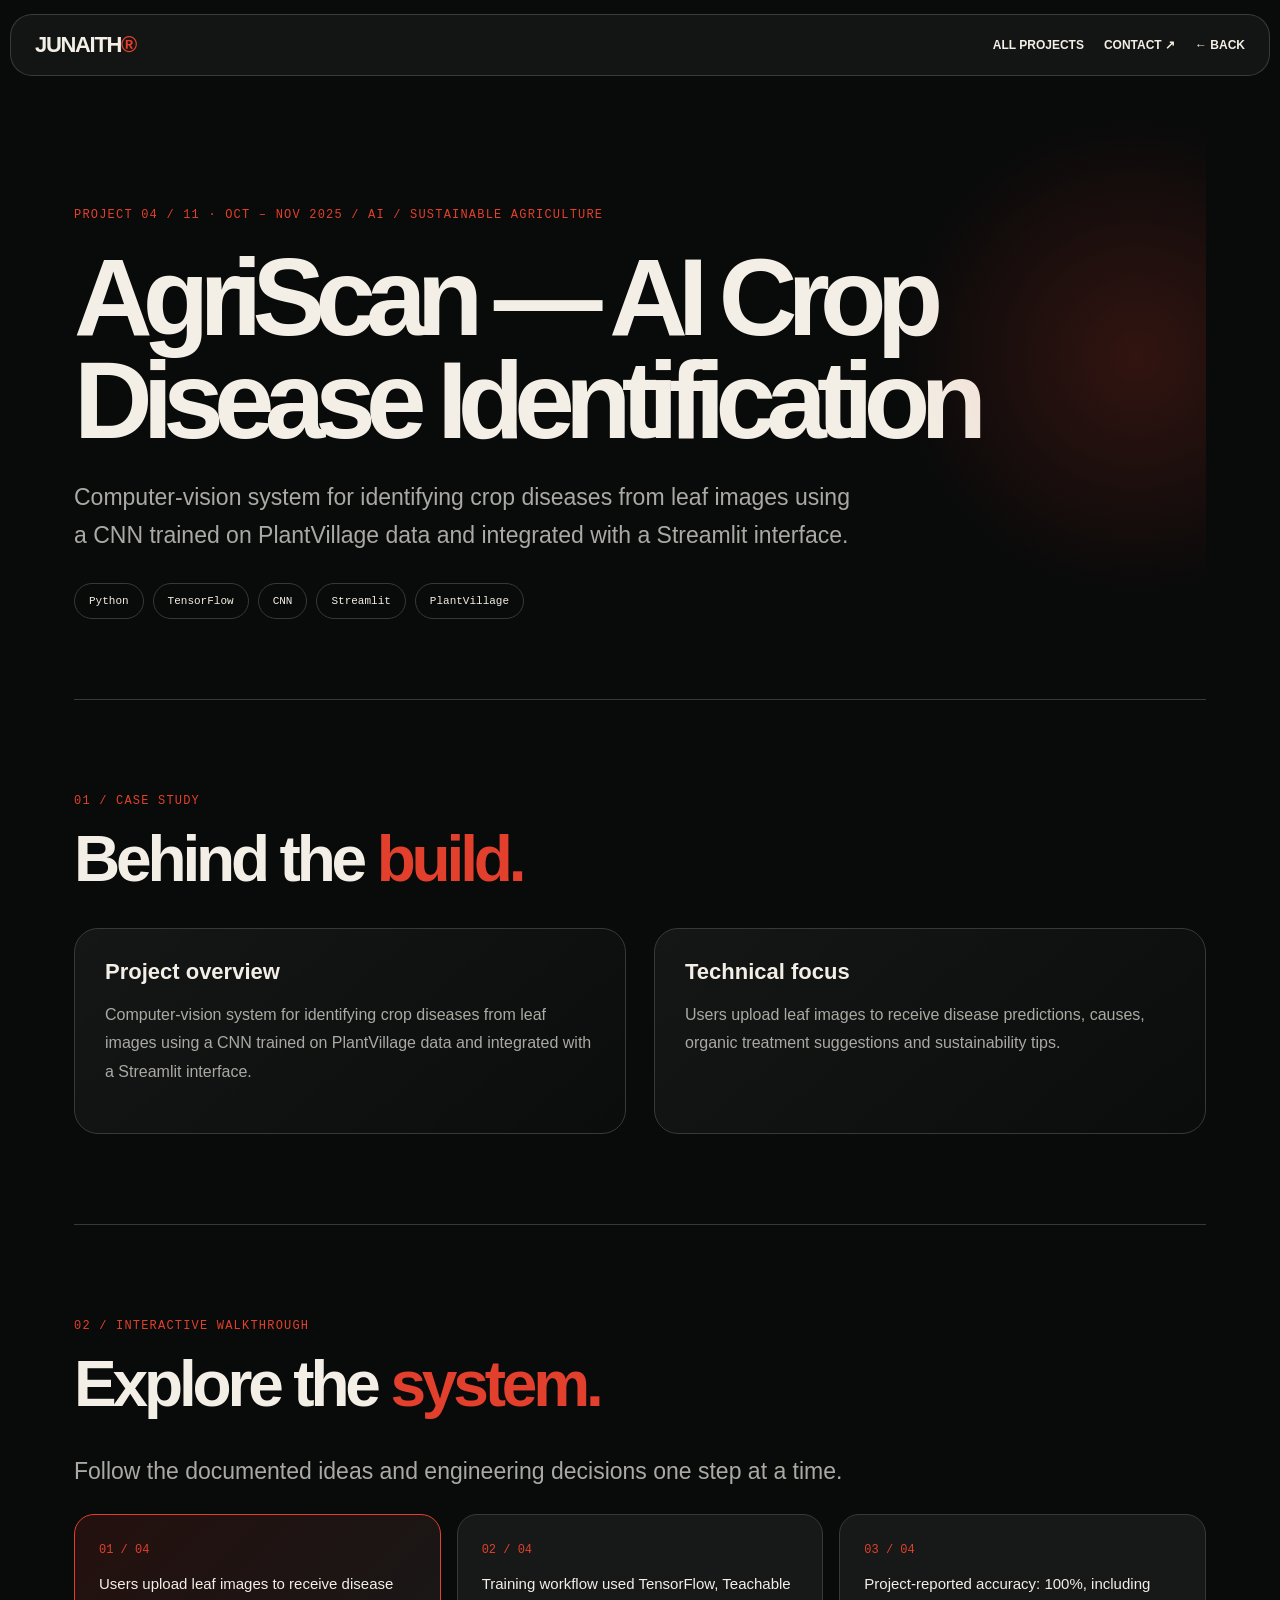
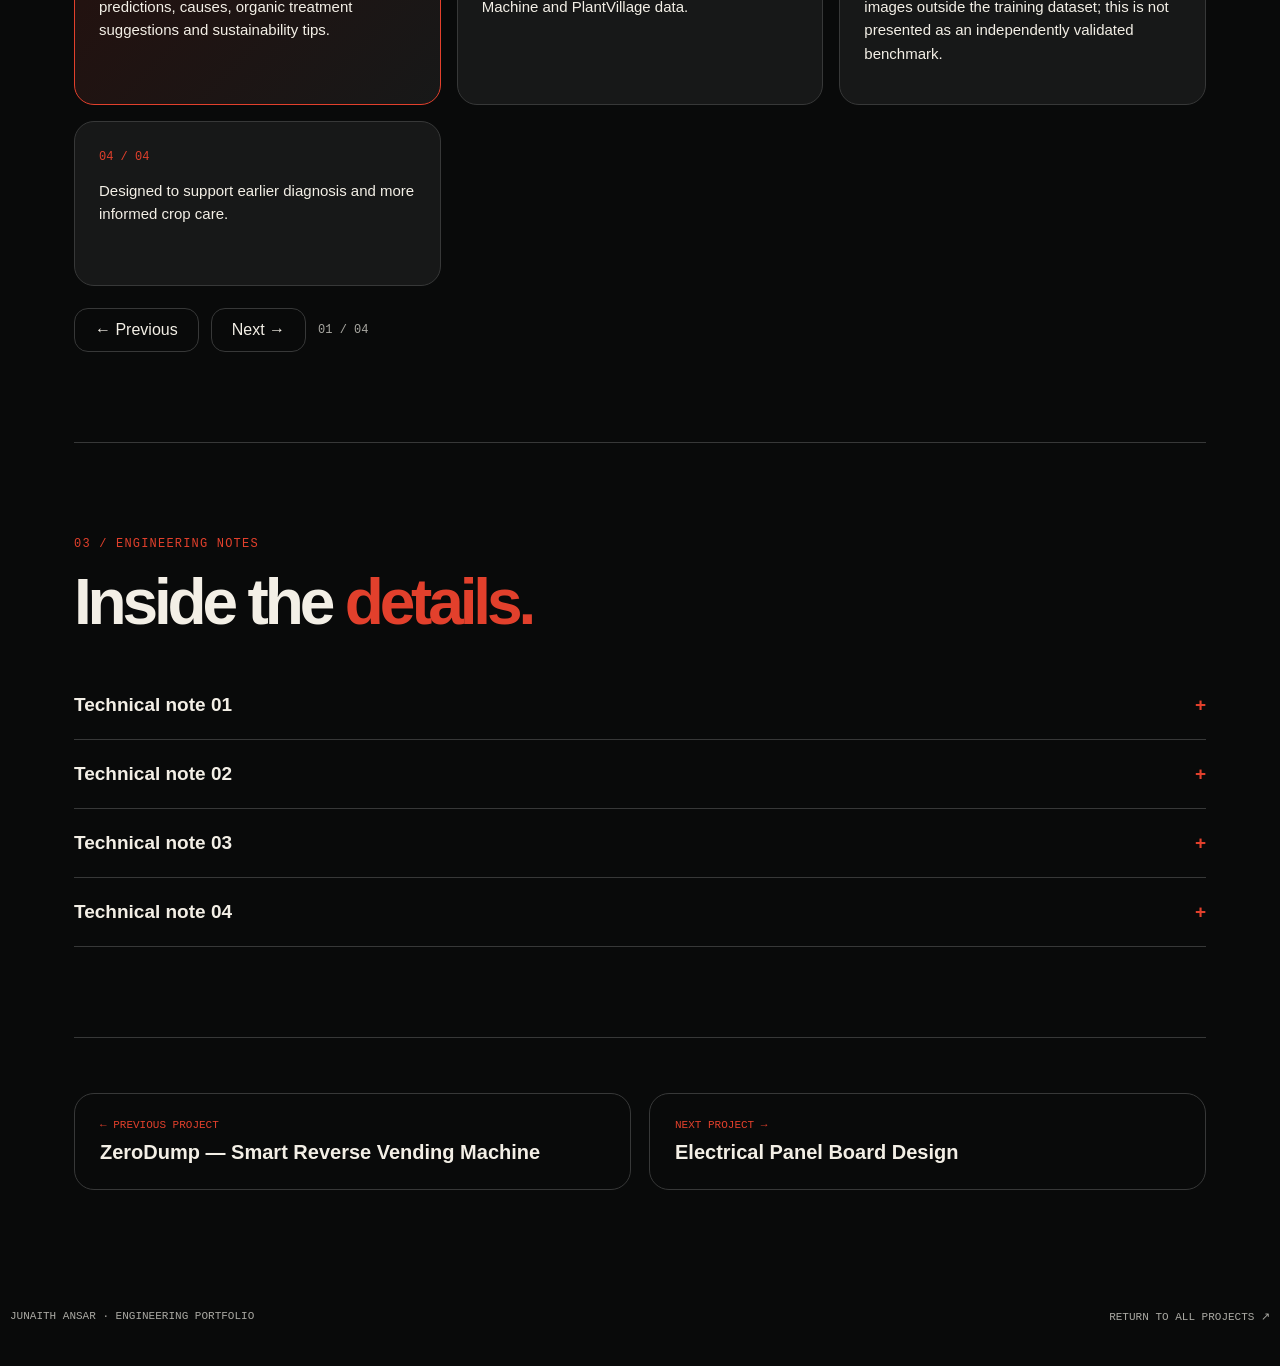
<file: agriscan.html>
<!doctype html><html lang="en"><head><meta charset="utf-8"><meta name="viewport" content="width=device-width, initial-scale=1"><meta name="theme-color" content="#090a0a"><title>AgriScan — AI Crop Disease Identification — Junaith Ansar</title><meta name="description" content="Computer-vision system for identifying crop diseases from leaf images using a CNN trained on PlantVillage data and integrated with a Streamlit interface."><link rel="stylesheet" href="project.css"></head><body>
 <header class="topbar"><a class="brand" href="../index.html#home">JUNAITH<span>®</span></a><nav class="top-actions"><a href="../index.html#work">ALL PROJECTS</a><a href="../index.html#contact">CONTACT ↗</a><a href="../index.html#work">← BACK</a></nav></header>
 <main class="page-shell"><section class="hero fade"><span class="eyebrow">PROJECT 04 / 11 · Oct – Nov 2025 / AI / Sustainable agriculture</span><h1>AgriScan — AI Crop Disease Identification</h1><p class="lead">Computer-vision system for identifying crop diseases from leaf images using a CNN trained on PlantVillage data and integrated with a Streamlit interface.</p><div class="pills"><span class="pill">Python</span><span class="pill">TensorFlow</span><span class="pill">CNN</span><span class="pill">Streamlit</span><span class="pill">PlantVillage</span></div></section>
 <section class="section fade"><span class="eyebrow">01 / Case study</span><h2>Behind the <em>build.</em></h2><div class="two-col"><div class="glass"><h3>Project overview</h3><p>Computer-vision system for identifying crop diseases from leaf images using a CNN trained on PlantVillage data and integrated with a Streamlit interface.</p></div><div class="glass"><h3>Technical focus</h3><p>Users upload leaf images to receive disease predictions, causes, organic treatment suggestions and sustainability tips.</p></div></div></section>
 <section class="section fade" id="workflow"><span class="eyebrow">02 / Interactive walkthrough</span><h2>Explore the <em>system.</em></h2><p class="lead">Follow the documented ideas and engineering decisions one step at a time.</p><div class="flow" id="steps"><div class="step" data-step="0"><span class="step-num">01 / 04</span><p>Users upload leaf images to receive disease predictions, causes, organic treatment suggestions and sustainability tips.</p></div><div class="step" data-step="1"><span class="step-num">02 / 04</span><p>Training workflow used TensorFlow, Teachable Machine and PlantVillage data.</p></div><div class="step" data-step="2"><span class="step-num">03 / 04</span><p>Project-reported accuracy: 100%, including images outside the training dataset; this is not presented as an independently validated benchmark.</p></div><div class="step" data-step="3"><span class="step-num">04 / 04</span><p>Designed to support earlier diagnosis and more informed crop care.</p></div></div><div class="controls"><button class="control" id="prev" type="button">← Previous</button><button class="control" id="next" type="button">Next →</button><span class="progress" id="progress" aria-live="polite">01 / 04</span></div></section>
 <section class="section fade"><span class="eyebrow">03 / Engineering notes</span><h2>Inside the <em>details.</em></h2><details class="accordion"><summary>Technical note 01</summary><p>Users upload leaf images to receive disease predictions, causes, organic treatment suggestions and sustainability tips.</p></details><details class="accordion"><summary>Technical note 02</summary><p>Training workflow used TensorFlow, Teachable Machine and PlantVillage data.</p></details><details class="accordion"><summary>Technical note 03</summary><p>Project-reported accuracy: 100%, including images outside the training dataset; this is not presented as an independently validated benchmark.</p></details><details class="accordion"><summary>Technical note 04</summary><p>Designed to support earlier diagnosis and more informed crop care.</p></details></section>
 <div class="project-nav"><a class="nav-card" href="zerodump.html"><small>← PREVIOUS PROJECT</small><strong>ZeroDump — Smart Reverse Vending Machine</strong></a><a class="nav-card" href="electrical-panel.html"><small>NEXT PROJECT →</small><strong>Electrical Panel Board Design</strong></a></div></main>
 <footer class="page-shell footer"><span>JUNAITH ANSAR · ENGINEERING PORTFOLIO</span><a href="../index.html#work">RETURN TO ALL PROJECTS ↗</a></footer>
 <script>const steps=[...document.querySelectorAll('.step')];let index=0;function setStep(n){index=(n+steps.length)%steps.length;steps.forEach((s,i)=>s.classList.toggle('active',i===index));document.getElementById('progress').textContent=String(index+1).padStart(2,'0')+' / '+String(steps.length).padStart(2,'0');if(window.innerWidth<760)steps[index].scrollIntoView({block:'nearest',behavior:matchMedia('(prefers-reduced-motion:reduce)').matches?'auto':'smooth'})}document.getElementById('prev').onclick=()=>setStep(index-1);document.getElementById('next').onclick=()=>setStep(index+1);steps.forEach((step,i)=>step.addEventListener('click',()=>setStep(i)));setStep(0);if('IntersectionObserver'in window){const ob=new IntersectionObserver(es=>es.forEach(e=>{if(e.isIntersecting){e.target.classList.add('visible');ob.unobserve(e.target)}}),{threshold:.08});document.querySelectorAll('.fade').forEach(e=>ob.observe(e))}else document.querySelectorAll('.fade').forEach(e=>e.classList.add('visible'));</script></body></html>
</file>
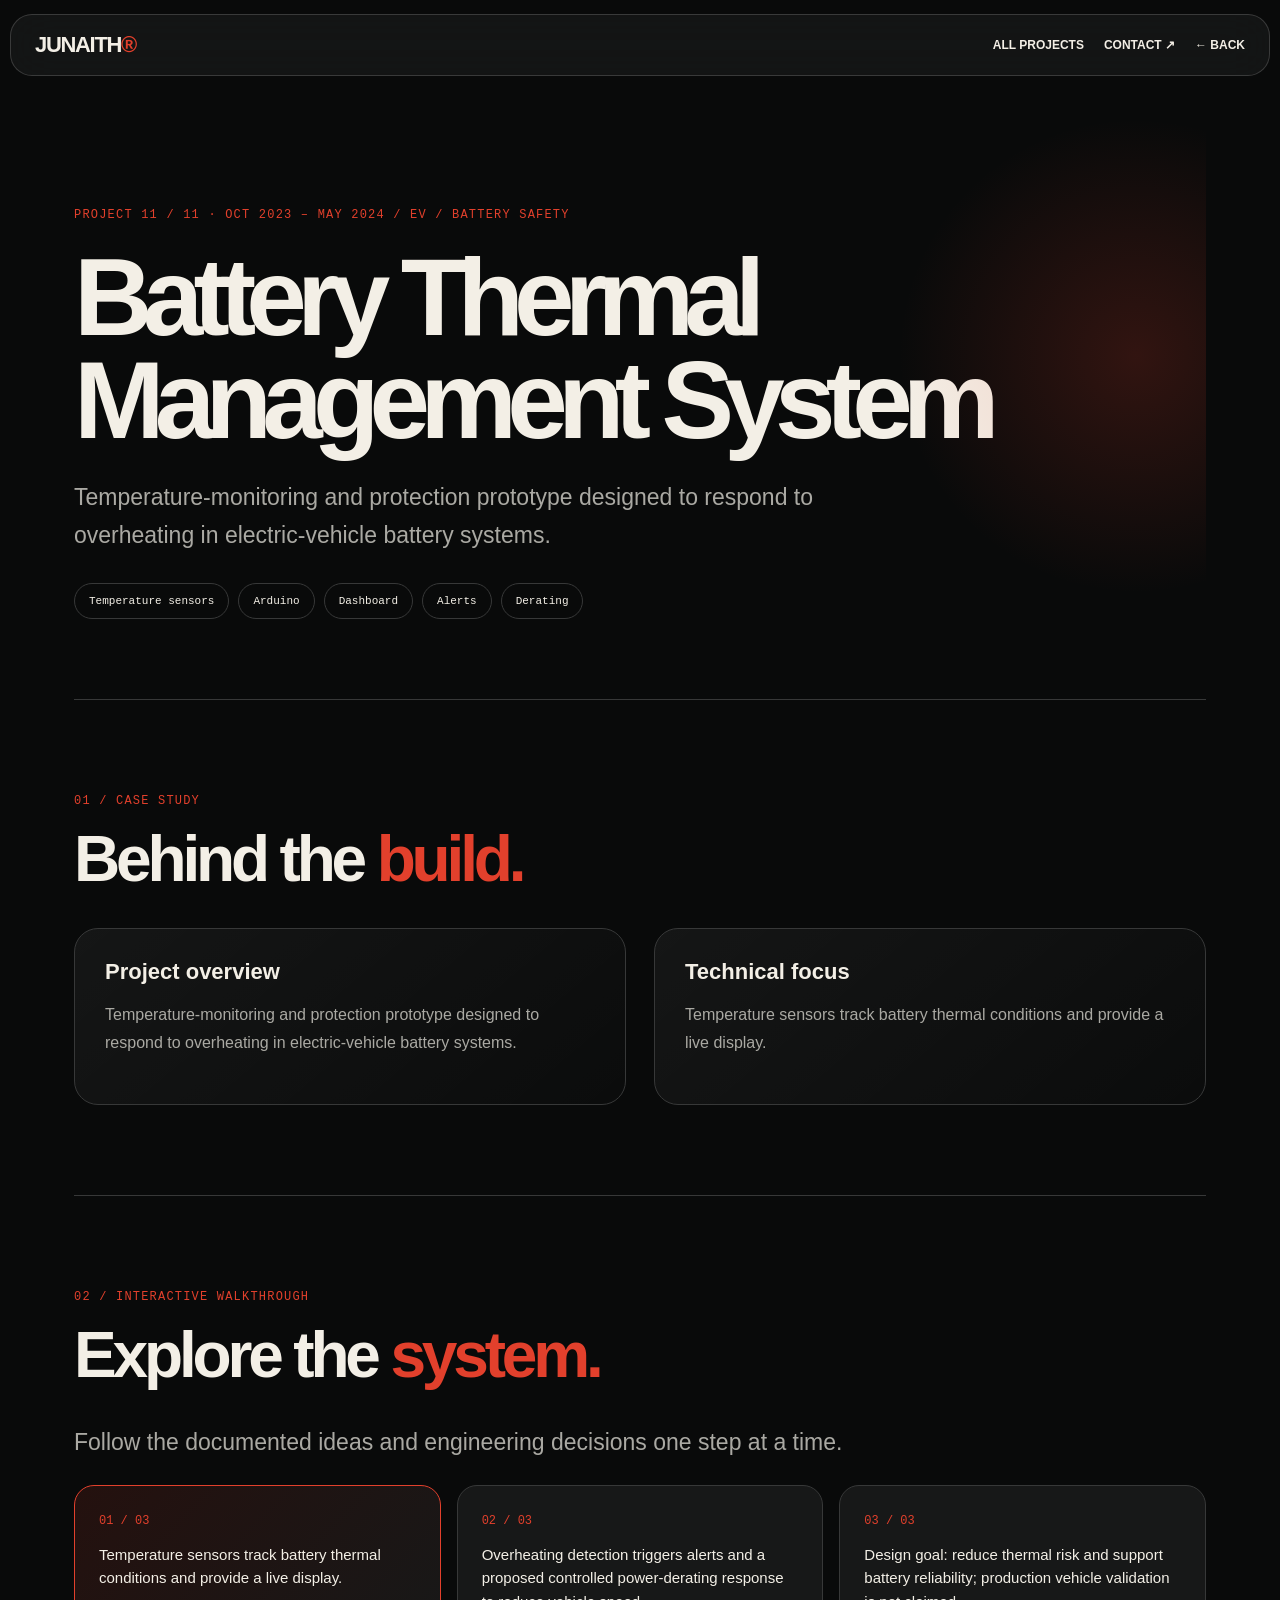
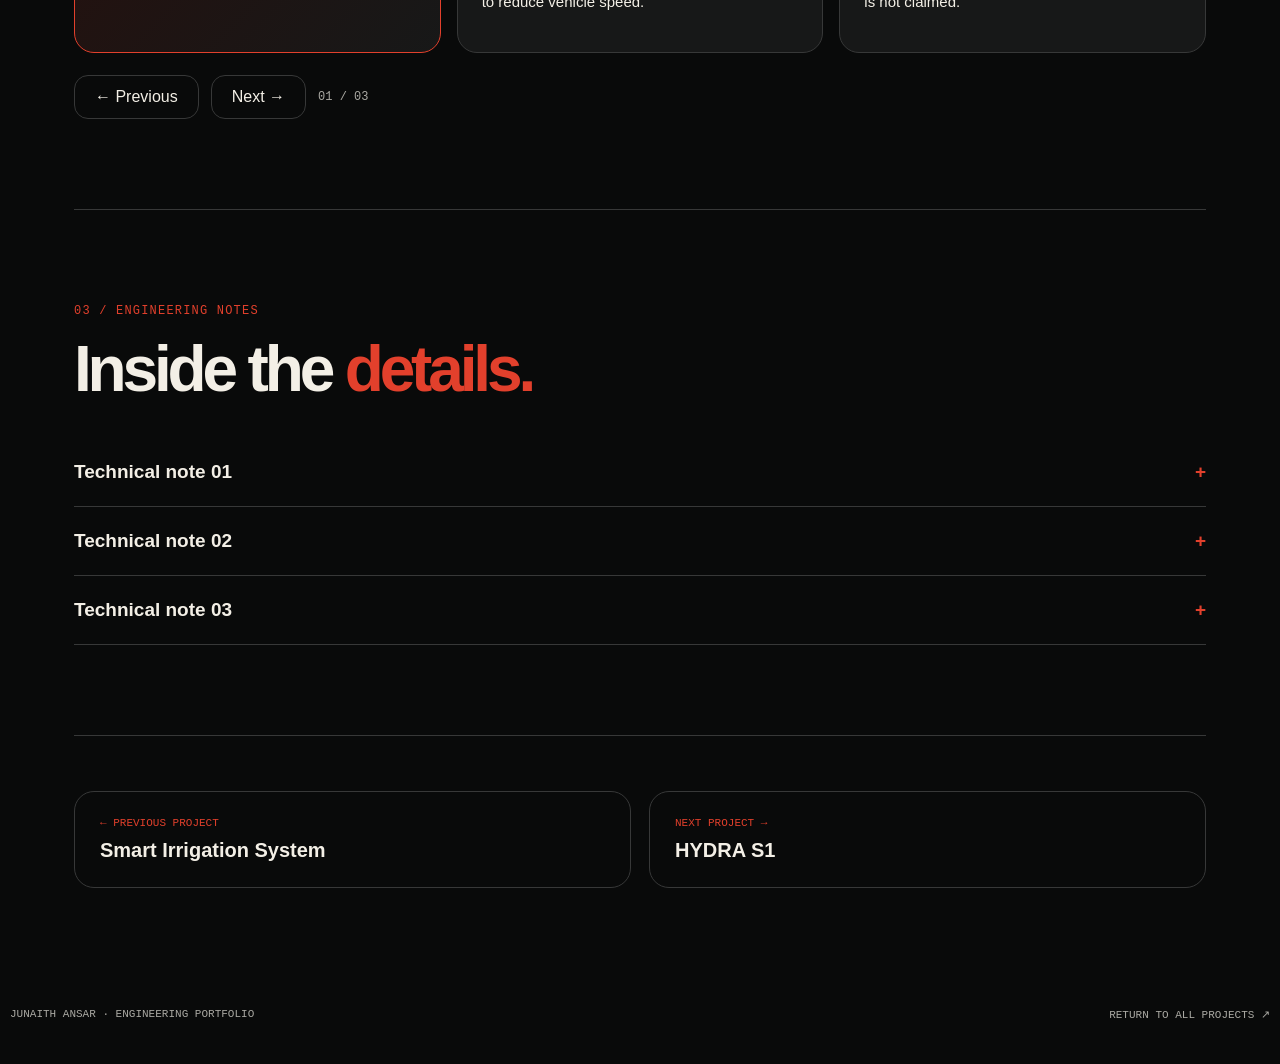
<file: battery-thermal-management.html>
<!doctype html><html lang="en"><head><meta charset="utf-8"><meta name="viewport" content="width=device-width, initial-scale=1"><meta name="theme-color" content="#090a0a"><title>Battery Thermal Management System — Junaith Ansar</title><meta name="description" content="Temperature-monitoring and protection prototype designed to respond to overheating in electric-vehicle battery systems."><link rel="stylesheet" href="project.css"></head><body>
 <header class="topbar"><a class="brand" href="../index.html#home">JUNAITH<span>®</span></a><nav class="top-actions"><a href="../index.html#work">ALL PROJECTS</a><a href="../index.html#contact">CONTACT ↗</a><a href="../index.html#work">← BACK</a></nav></header>
 <main class="page-shell"><section class="hero fade"><span class="eyebrow">PROJECT 11 / 11 · Oct 2023 – May 2024 / EV / Battery safety</span><h1>Battery Thermal Management System</h1><p class="lead">Temperature-monitoring and protection prototype designed to respond to overheating in electric-vehicle battery systems.</p><div class="pills"><span class="pill">Temperature sensors</span><span class="pill">Arduino</span><span class="pill">Dashboard</span><span class="pill">Alerts</span><span class="pill">Derating</span></div></section>
 <section class="section fade"><span class="eyebrow">01 / Case study</span><h2>Behind the <em>build.</em></h2><div class="two-col"><div class="glass"><h3>Project overview</h3><p>Temperature-monitoring and protection prototype designed to respond to overheating in electric-vehicle battery systems.</p></div><div class="glass"><h3>Technical focus</h3><p>Temperature sensors track battery thermal conditions and provide a live display.</p></div></div></section>
 <section class="section fade" id="workflow"><span class="eyebrow">02 / Interactive walkthrough</span><h2>Explore the <em>system.</em></h2><p class="lead">Follow the documented ideas and engineering decisions one step at a time.</p><div class="flow" id="steps"><div class="step" data-step="0"><span class="step-num">01 / 03</span><p>Temperature sensors track battery thermal conditions and provide a live display.</p></div><div class="step" data-step="1"><span class="step-num">02 / 03</span><p>Overheating detection triggers alerts and a proposed controlled power-derating response to reduce vehicle speed.</p></div><div class="step" data-step="2"><span class="step-num">03 / 03</span><p>Design goal: reduce thermal risk and support battery reliability; production vehicle validation is not claimed.</p></div></div><div class="controls"><button class="control" id="prev" type="button">← Previous</button><button class="control" id="next" type="button">Next →</button><span class="progress" id="progress" aria-live="polite">01 / 03</span></div></section>
 <section class="section fade"><span class="eyebrow">03 / Engineering notes</span><h2>Inside the <em>details.</em></h2><details class="accordion"><summary>Technical note 01</summary><p>Temperature sensors track battery thermal conditions and provide a live display.</p></details><details class="accordion"><summary>Technical note 02</summary><p>Overheating detection triggers alerts and a proposed controlled power-derating response to reduce vehicle speed.</p></details><details class="accordion"><summary>Technical note 03</summary><p>Design goal: reduce thermal risk and support battery reliability; production vehicle validation is not claimed.</p></details></section>
 <div class="project-nav"><a class="nav-card" href="smart-irrigation.html"><small>← PREVIOUS PROJECT</small><strong>Smart Irrigation System</strong></a><a class="nav-card" href="hydra-s1.html"><small>NEXT PROJECT →</small><strong>HYDRA S1</strong></a></div></main>
 <footer class="page-shell footer"><span>JUNAITH ANSAR · ENGINEERING PORTFOLIO</span><a href="../index.html#work">RETURN TO ALL PROJECTS ↗</a></footer>
 <script>const steps=[...document.querySelectorAll('.step')];let index=0;function setStep(n){index=(n+steps.length)%steps.length;steps.forEach((s,i)=>s.classList.toggle('active',i===index));document.getElementById('progress').textContent=String(index+1).padStart(2,'0')+' / '+String(steps.length).padStart(2,'0');if(window.innerWidth<760)steps[index].scrollIntoView({block:'nearest',behavior:matchMedia('(prefers-reduced-motion:reduce)').matches?'auto':'smooth'})}document.getElementById('prev').onclick=()=>setStep(index-1);document.getElementById('next').onclick=()=>setStep(index+1);steps.forEach((step,i)=>step.addEventListener('click',()=>setStep(i)));setStep(0);if('IntersectionObserver'in window){const ob=new IntersectionObserver(es=>es.forEach(e=>{if(e.isIntersecting){e.target.classList.add('visible');ob.unobserve(e.target)}}),{threshold:.08});document.querySelectorAll('.fade').forEach(e=>ob.observe(e))}else document.querySelectorAll('.fade').forEach(e=>e.classList.add('visible'));</script></body></html>
</file>
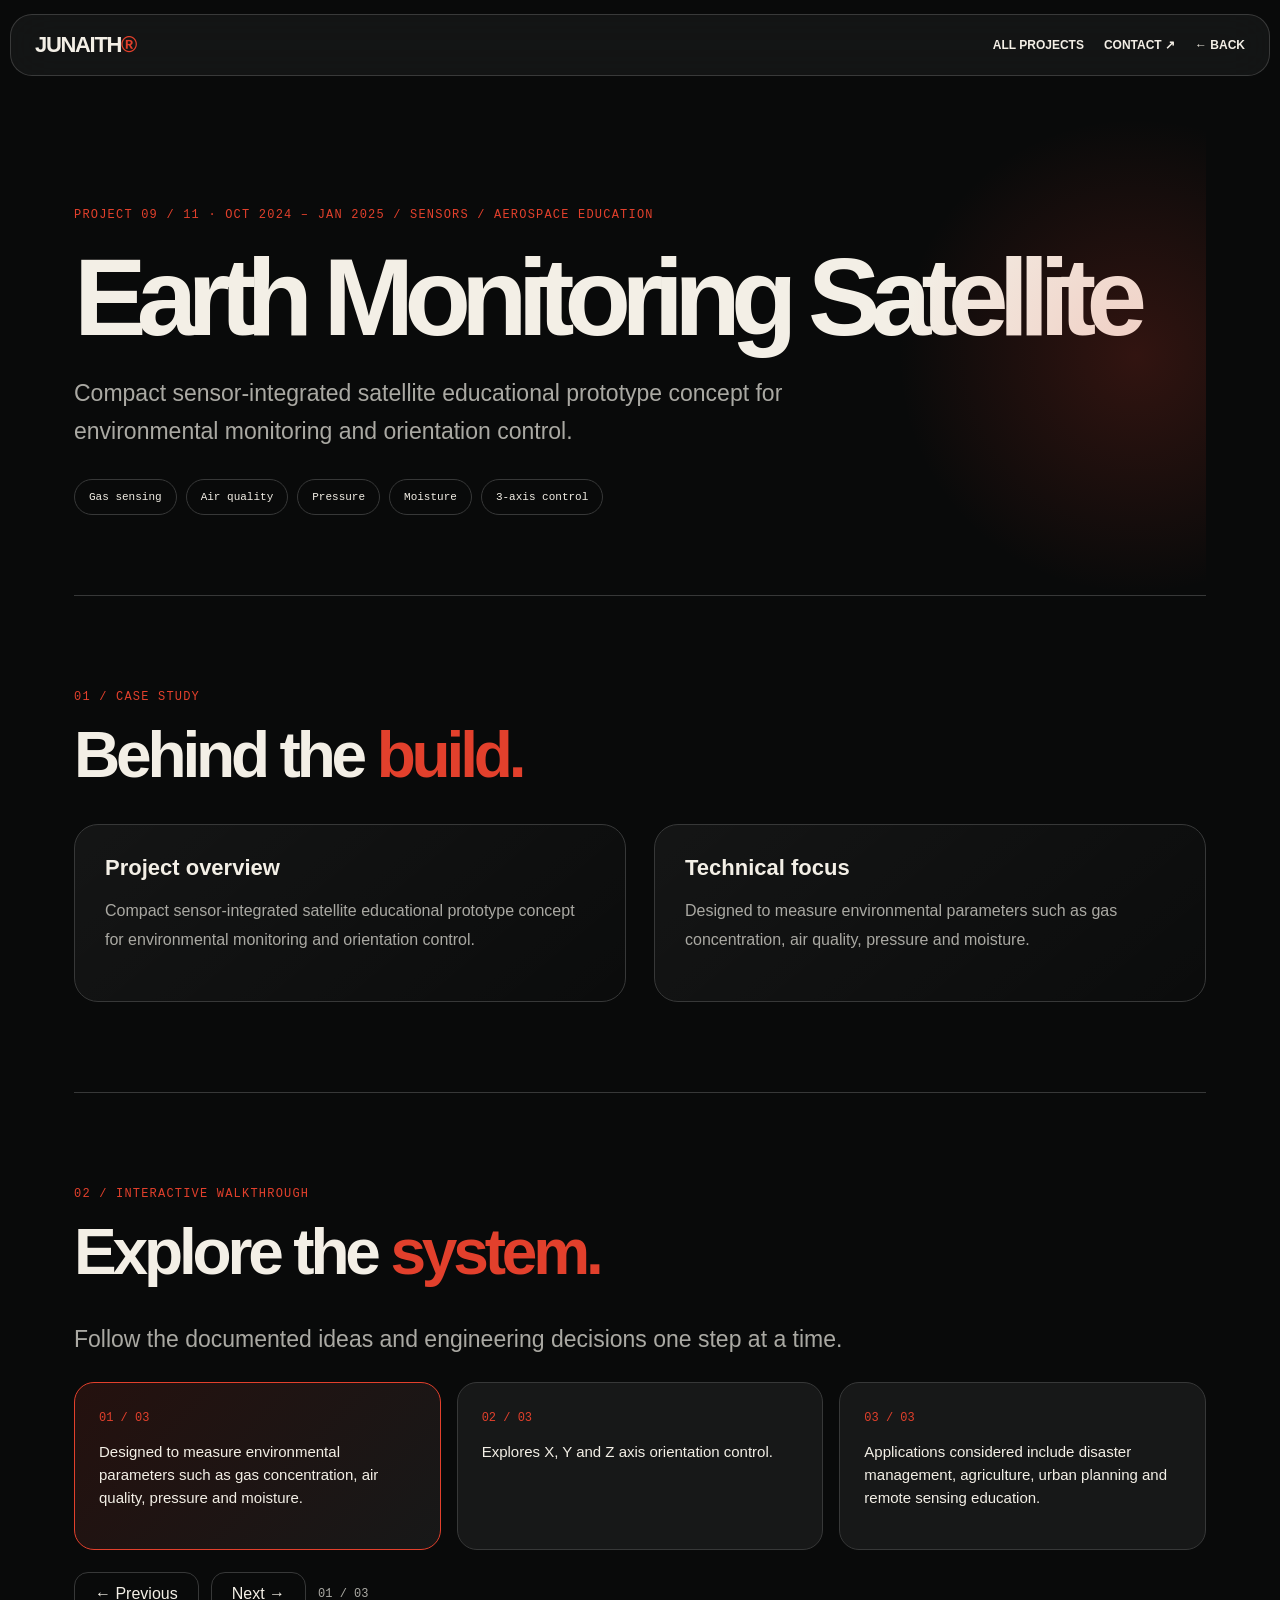
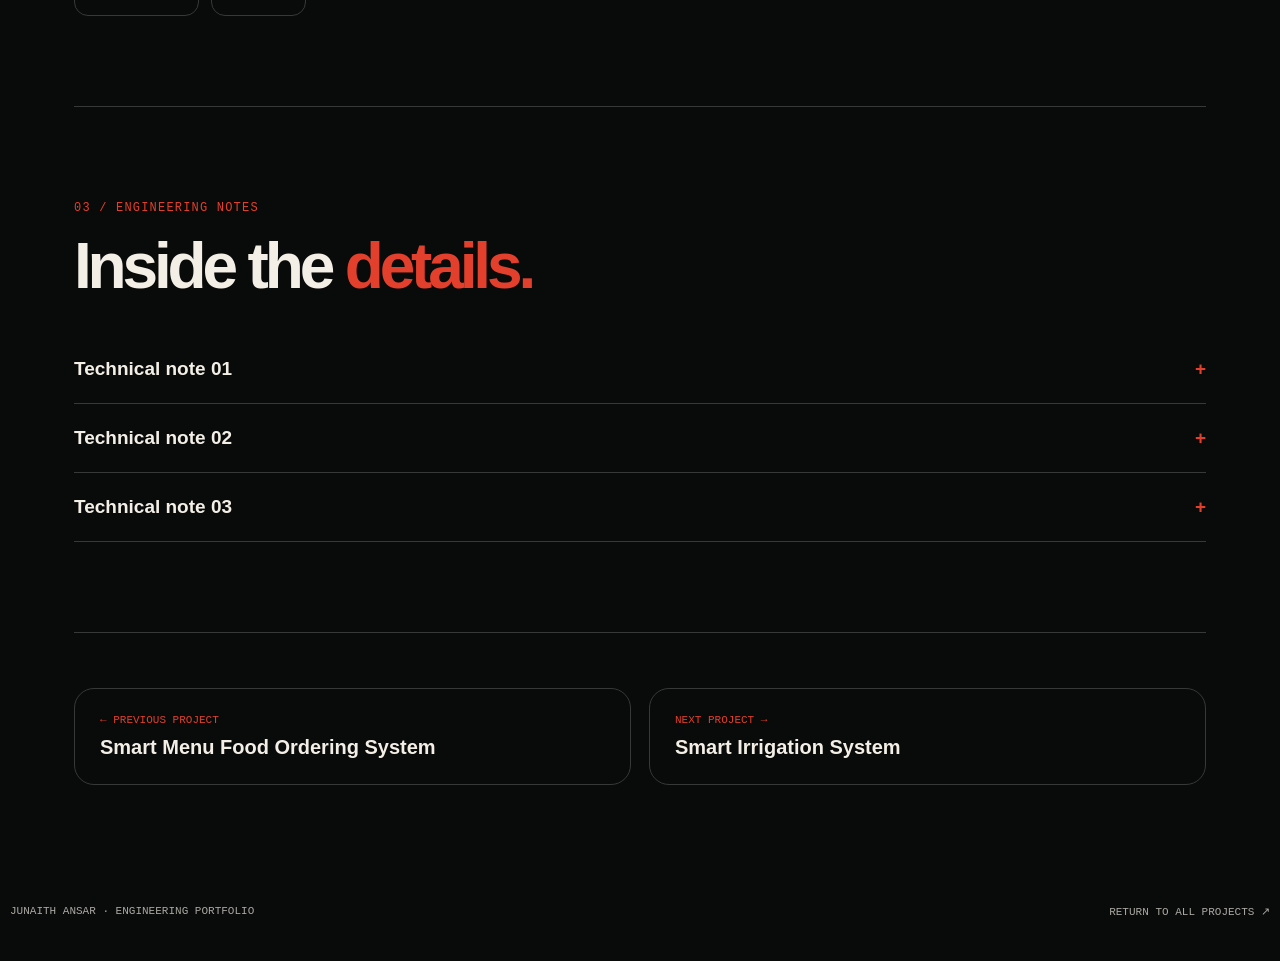
<file: earth-monitoring-satellite.html>
<!doctype html><html lang="en"><head><meta charset="utf-8"><meta name="viewport" content="width=device-width, initial-scale=1"><meta name="theme-color" content="#090a0a"><title>Earth Monitoring Satellite — Junaith Ansar</title><meta name="description" content="Compact sensor-integrated satellite educational prototype concept for environmental monitoring and orientation control."><link rel="stylesheet" href="project.css"></head><body>
 <header class="topbar"><a class="brand" href="../index.html#home">JUNAITH<span>®</span></a><nav class="top-actions"><a href="../index.html#work">ALL PROJECTS</a><a href="../index.html#contact">CONTACT ↗</a><a href="../index.html#work">← BACK</a></nav></header>
 <main class="page-shell"><section class="hero fade"><span class="eyebrow">PROJECT 09 / 11 · Oct 2024 – Jan 2025 / Sensors / Aerospace education</span><h1>Earth Monitoring Satellite</h1><p class="lead">Compact sensor-integrated satellite educational prototype concept for environmental monitoring and orientation control.</p><div class="pills"><span class="pill">Gas sensing</span><span class="pill">Air quality</span><span class="pill">Pressure</span><span class="pill">Moisture</span><span class="pill">3-axis control</span></div></section>
 <section class="section fade"><span class="eyebrow">01 / Case study</span><h2>Behind the <em>build.</em></h2><div class="two-col"><div class="glass"><h3>Project overview</h3><p>Compact sensor-integrated satellite educational prototype concept for environmental monitoring and orientation control.</p></div><div class="glass"><h3>Technical focus</h3><p>Designed to measure environmental parameters such as gas concentration, air quality, pressure and moisture.</p></div></div></section>
 <section class="section fade" id="workflow"><span class="eyebrow">02 / Interactive walkthrough</span><h2>Explore the <em>system.</em></h2><p class="lead">Follow the documented ideas and engineering decisions one step at a time.</p><div class="flow" id="steps"><div class="step" data-step="0"><span class="step-num">01 / 03</span><p>Designed to measure environmental parameters such as gas concentration, air quality, pressure and moisture.</p></div><div class="step" data-step="1"><span class="step-num">02 / 03</span><p>Explores X, Y and Z axis orientation control.</p></div><div class="step" data-step="2"><span class="step-num">03 / 03</span><p>Applications considered include disaster management, agriculture, urban planning and remote sensing education.</p></div></div><div class="controls"><button class="control" id="prev" type="button">← Previous</button><button class="control" id="next" type="button">Next →</button><span class="progress" id="progress" aria-live="polite">01 / 03</span></div></section>
 <section class="section fade"><span class="eyebrow">03 / Engineering notes</span><h2>Inside the <em>details.</em></h2><details class="accordion"><summary>Technical note 01</summary><p>Designed to measure environmental parameters such as gas concentration, air quality, pressure and moisture.</p></details><details class="accordion"><summary>Technical note 02</summary><p>Explores X, Y and Z axis orientation control.</p></details><details class="accordion"><summary>Technical note 03</summary><p>Applications considered include disaster management, agriculture, urban planning and remote sensing education.</p></details></section>
 <div class="project-nav"><a class="nav-card" href="smart-menu.html"><small>← PREVIOUS PROJECT</small><strong>Smart Menu Food Ordering System</strong></a><a class="nav-card" href="smart-irrigation.html"><small>NEXT PROJECT →</small><strong>Smart Irrigation System</strong></a></div></main>
 <footer class="page-shell footer"><span>JUNAITH ANSAR · ENGINEERING PORTFOLIO</span><a href="../index.html#work">RETURN TO ALL PROJECTS ↗</a></footer>
 <script>const steps=[...document.querySelectorAll('.step')];let index=0;function setStep(n){index=(n+steps.length)%steps.length;steps.forEach((s,i)=>s.classList.toggle('active',i===index));document.getElementById('progress').textContent=String(index+1).padStart(2,'0')+' / '+String(steps.length).padStart(2,'0');if(window.innerWidth<760)steps[index].scrollIntoView({block:'nearest',behavior:matchMedia('(prefers-reduced-motion:reduce)').matches?'auto':'smooth'})}document.getElementById('prev').onclick=()=>setStep(index-1);document.getElementById('next').onclick=()=>setStep(index+1);steps.forEach((step,i)=>step.addEventListener('click',()=>setStep(i)));setStep(0);if('IntersectionObserver'in window){const ob=new IntersectionObserver(es=>es.forEach(e=>{if(e.isIntersecting){e.target.classList.add('visible');ob.unobserve(e.target)}}),{threshold:.08});document.querySelectorAll('.fade').forEach(e=>ob.observe(e))}else document.querySelectorAll('.fade').forEach(e=>e.classList.add('visible'));</script></body></html>
</file>
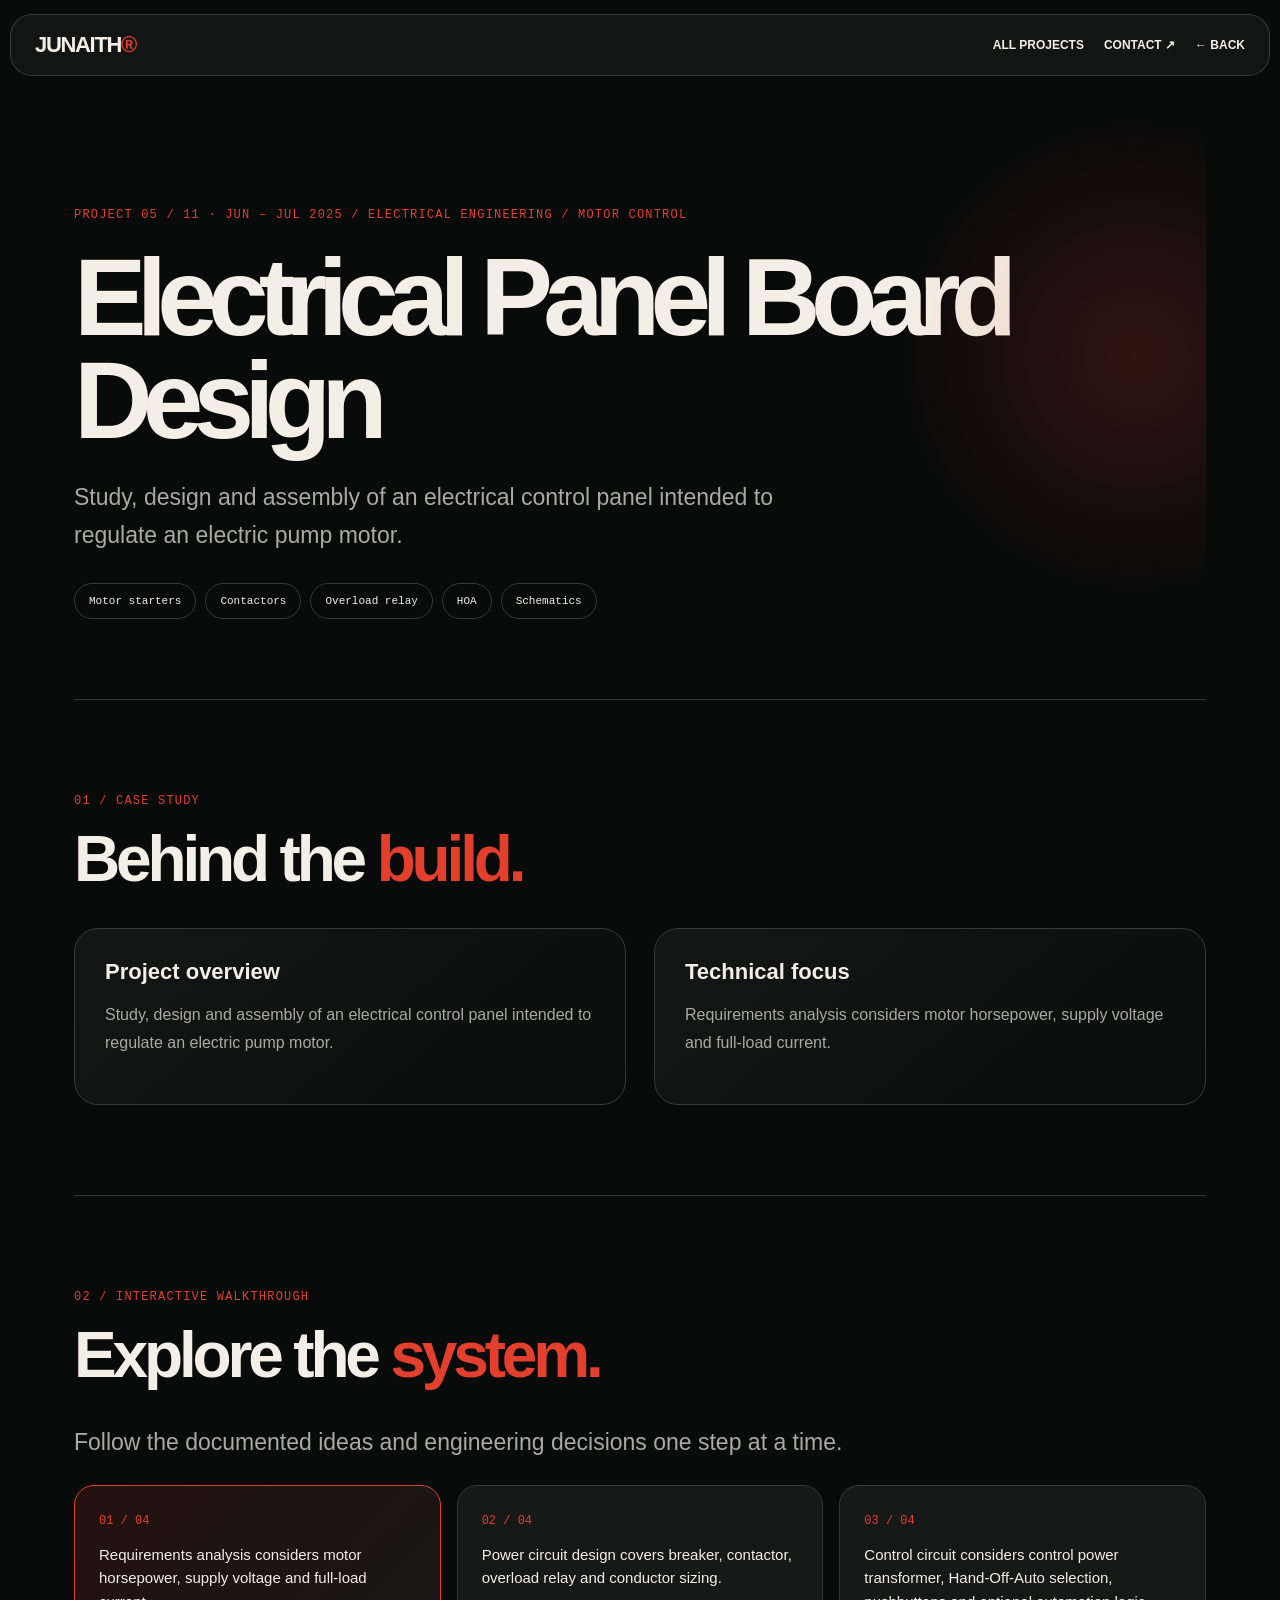
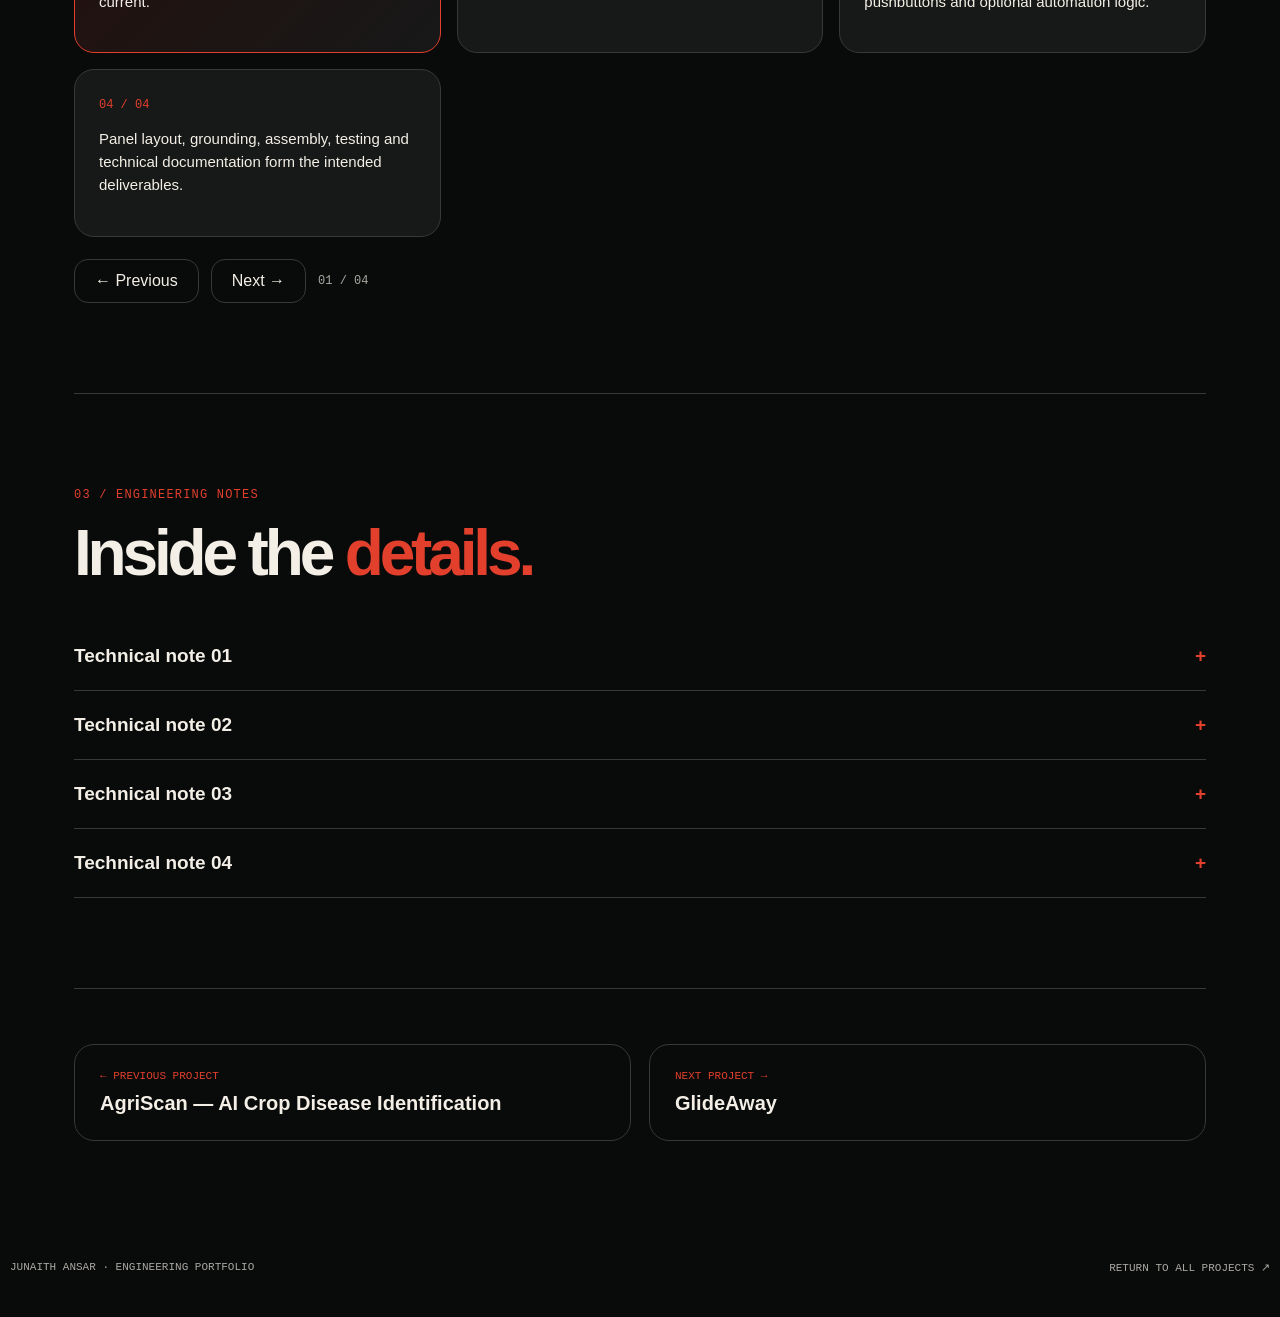
<file: electrical-panel.html>
<!doctype html><html lang="en"><head><meta charset="utf-8"><meta name="viewport" content="width=device-width, initial-scale=1"><meta name="theme-color" content="#090a0a"><title>Electrical Panel Board Design — Junaith Ansar</title><meta name="description" content="Study, design and assembly of an electrical control panel intended to regulate an electric pump motor."><link rel="stylesheet" href="project.css"></head><body>
 <header class="topbar"><a class="brand" href="../index.html#home">JUNAITH<span>®</span></a><nav class="top-actions"><a href="../index.html#work">ALL PROJECTS</a><a href="../index.html#contact">CONTACT ↗</a><a href="../index.html#work">← BACK</a></nav></header>
 <main class="page-shell"><section class="hero fade"><span class="eyebrow">PROJECT 05 / 11 · Jun – Jul 2025 / Electrical engineering / Motor control</span><h1>Electrical Panel Board Design</h1><p class="lead">Study, design and assembly of an electrical control panel intended to regulate an electric pump motor.</p><div class="pills"><span class="pill">Motor starters</span><span class="pill">Contactors</span><span class="pill">Overload relay</span><span class="pill">HOA</span><span class="pill">Schematics</span></div></section>
 <section class="section fade"><span class="eyebrow">01 / Case study</span><h2>Behind the <em>build.</em></h2><div class="two-col"><div class="glass"><h3>Project overview</h3><p>Study, design and assembly of an electrical control panel intended to regulate an electric pump motor.</p></div><div class="glass"><h3>Technical focus</h3><p>Requirements analysis considers motor horsepower, supply voltage and full-load current.</p></div></div></section>
 <section class="section fade" id="workflow"><span class="eyebrow">02 / Interactive walkthrough</span><h2>Explore the <em>system.</em></h2><p class="lead">Follow the documented ideas and engineering decisions one step at a time.</p><div class="flow" id="steps"><div class="step" data-step="0"><span class="step-num">01 / 04</span><p>Requirements analysis considers motor horsepower, supply voltage and full-load current.</p></div><div class="step" data-step="1"><span class="step-num">02 / 04</span><p>Power circuit design covers breaker, contactor, overload relay and conductor sizing.</p></div><div class="step" data-step="2"><span class="step-num">03 / 04</span><p>Control circuit considers control power transformer, Hand-Off-Auto selection, pushbuttons and optional automation logic.</p></div><div class="step" data-step="3"><span class="step-num">04 / 04</span><p>Panel layout, grounding, assembly, testing and technical documentation form the intended deliverables.</p></div></div><div class="controls"><button class="control" id="prev" type="button">← Previous</button><button class="control" id="next" type="button">Next →</button><span class="progress" id="progress" aria-live="polite">01 / 04</span></div></section>
 <section class="section fade"><span class="eyebrow">03 / Engineering notes</span><h2>Inside the <em>details.</em></h2><details class="accordion"><summary>Technical note 01</summary><p>Requirements analysis considers motor horsepower, supply voltage and full-load current.</p></details><details class="accordion"><summary>Technical note 02</summary><p>Power circuit design covers breaker, contactor, overload relay and conductor sizing.</p></details><details class="accordion"><summary>Technical note 03</summary><p>Control circuit considers control power transformer, Hand-Off-Auto selection, pushbuttons and optional automation logic.</p></details><details class="accordion"><summary>Technical note 04</summary><p>Panel layout, grounding, assembly, testing and technical documentation form the intended deliverables.</p></details></section>
 <div class="project-nav"><a class="nav-card" href="agriscan.html"><small>← PREVIOUS PROJECT</small><strong>AgriScan — AI Crop Disease Identification</strong></a><a class="nav-card" href="glideaway.html"><small>NEXT PROJECT →</small><strong>GlideAway</strong></a></div></main>
 <footer class="page-shell footer"><span>JUNAITH ANSAR · ENGINEERING PORTFOLIO</span><a href="../index.html#work">RETURN TO ALL PROJECTS ↗</a></footer>
 <script>const steps=[...document.querySelectorAll('.step')];let index=0;function setStep(n){index=(n+steps.length)%steps.length;steps.forEach((s,i)=>s.classList.toggle('active',i===index));document.getElementById('progress').textContent=String(index+1).padStart(2,'0')+' / '+String(steps.length).padStart(2,'0');if(window.innerWidth<760)steps[index].scrollIntoView({block:'nearest',behavior:matchMedia('(prefers-reduced-motion:reduce)').matches?'auto':'smooth'})}document.getElementById('prev').onclick=()=>setStep(index-1);document.getElementById('next').onclick=()=>setStep(index+1);steps.forEach((step,i)=>step.addEventListener('click',()=>setStep(i)));setStep(0);if('IntersectionObserver'in window){const ob=new IntersectionObserver(es=>es.forEach(e=>{if(e.isIntersecting){e.target.classList.add('visible');ob.unobserve(e.target)}}),{threshold:.08});document.querySelectorAll('.fade').forEach(e=>ob.observe(e))}else document.querySelectorAll('.fade').forEach(e=>e.classList.add('visible'));</script></body></html>
</file>
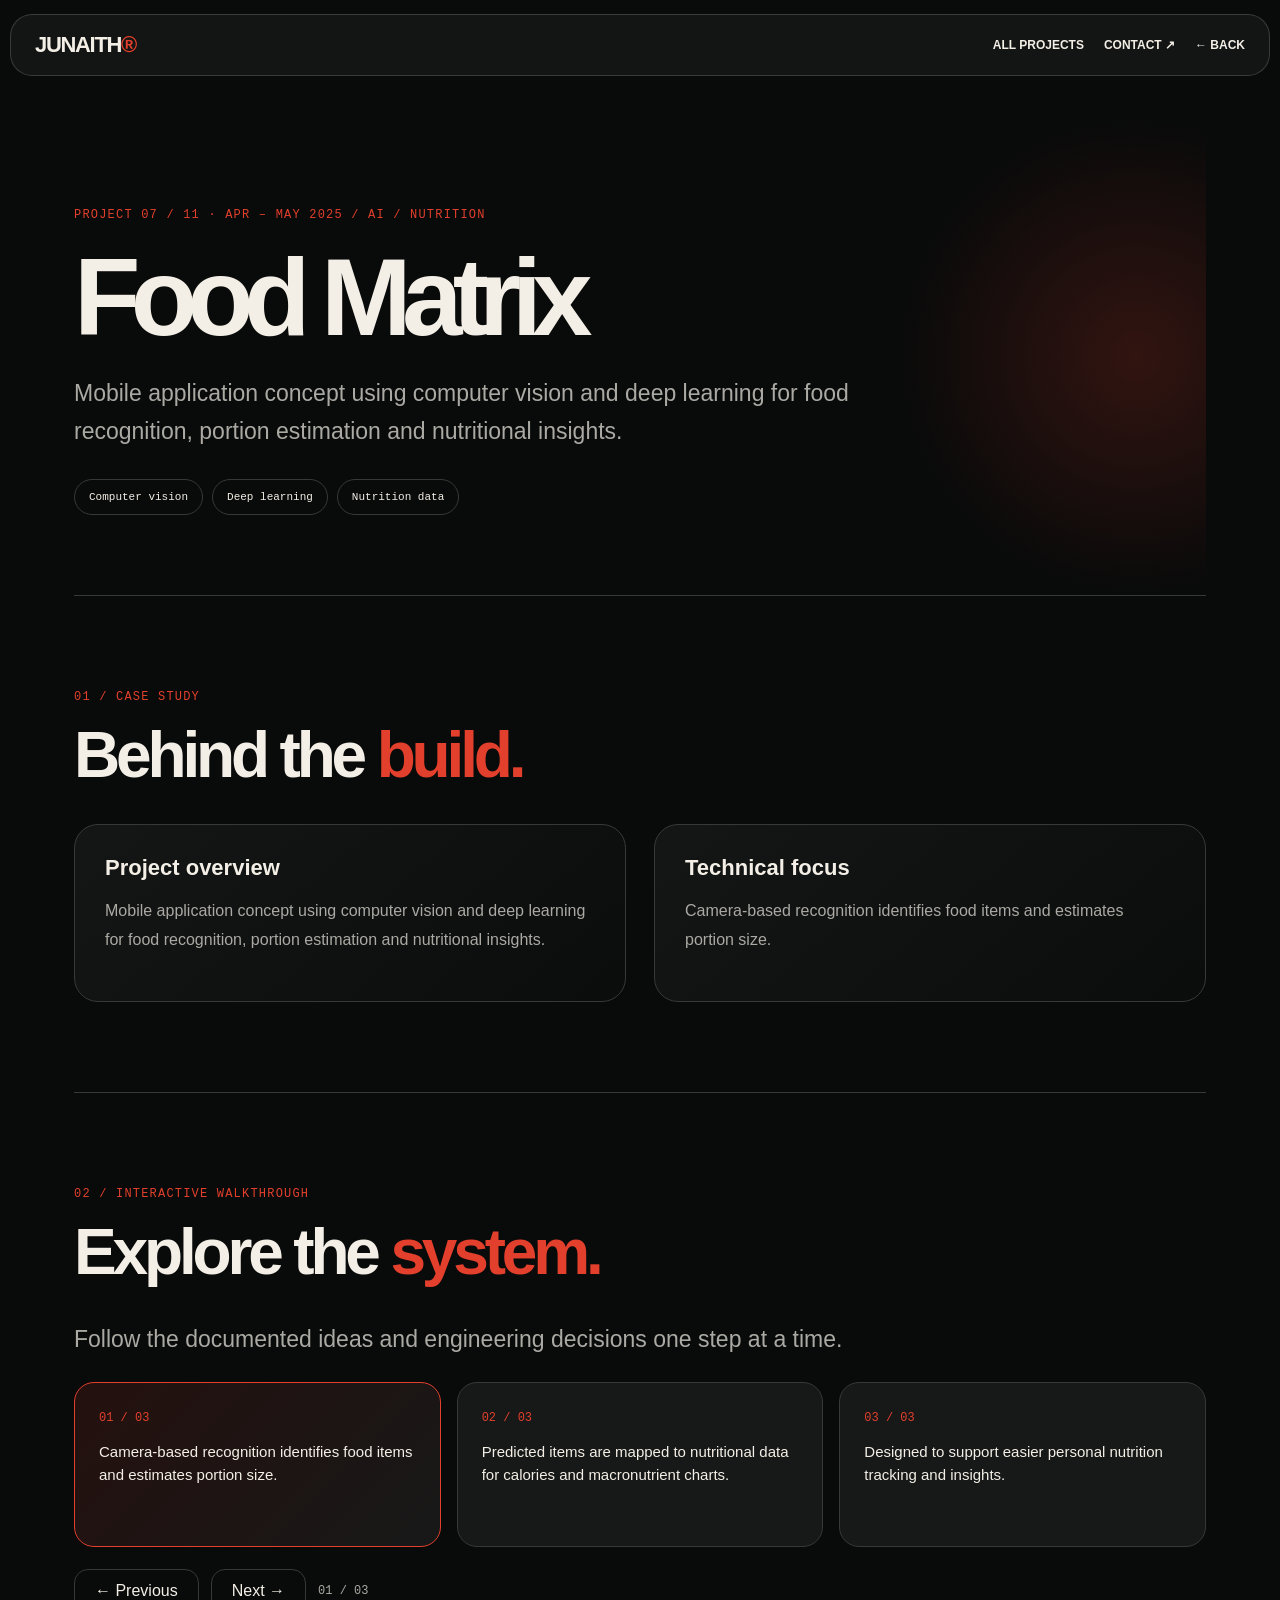
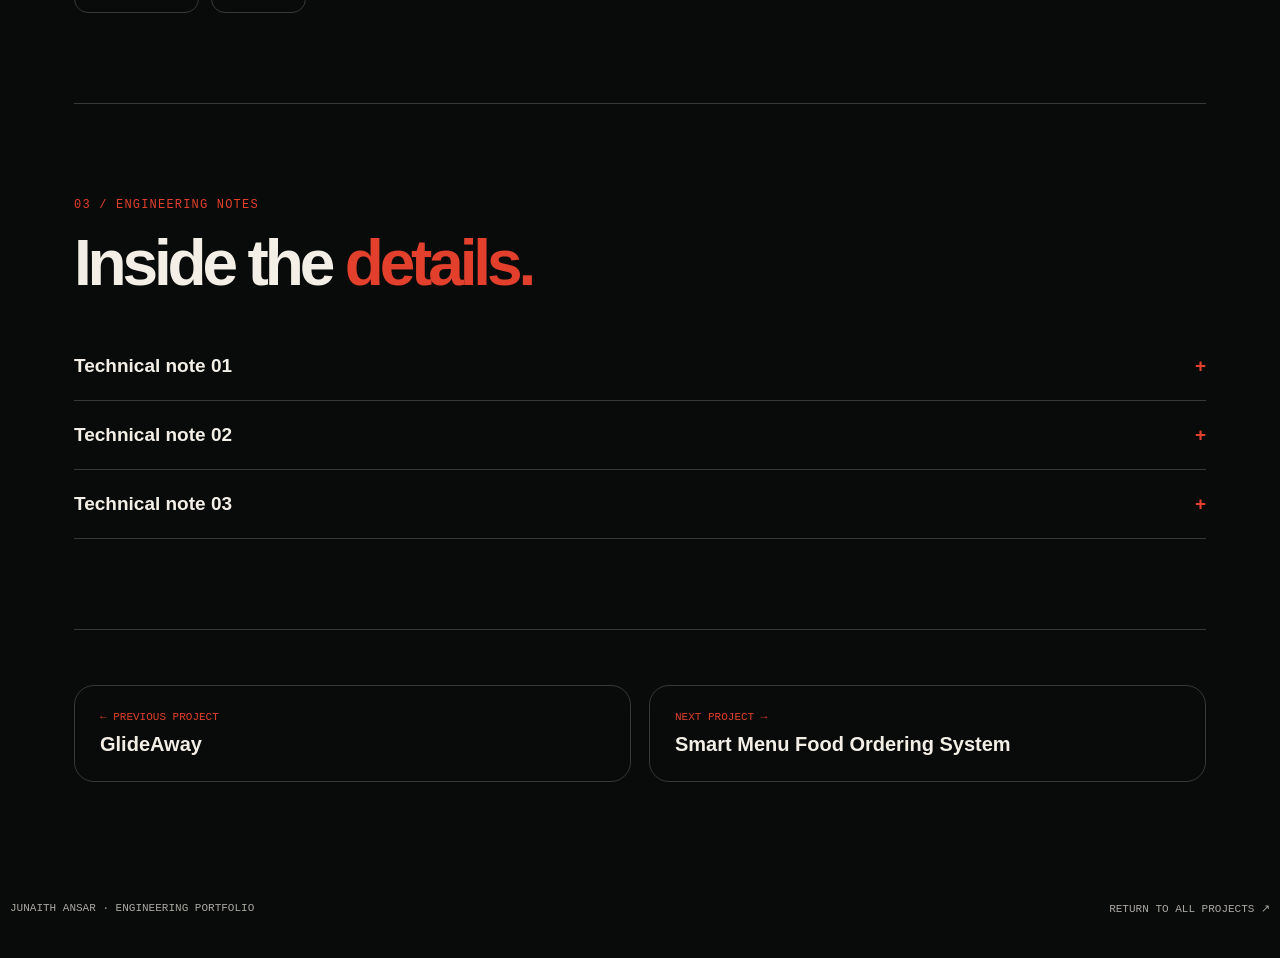
<file: food-matrix.html>
<!doctype html><html lang="en"><head><meta charset="utf-8"><meta name="viewport" content="width=device-width, initial-scale=1"><meta name="theme-color" content="#090a0a"><title>Food Matrix — Junaith Ansar</title><meta name="description" content="Mobile application concept using computer vision and deep learning for food recognition, portion estimation and nutritional insights."><link rel="stylesheet" href="project.css"></head><body>
 <header class="topbar"><a class="brand" href="../index.html#home">JUNAITH<span>®</span></a><nav class="top-actions"><a href="../index.html#work">ALL PROJECTS</a><a href="../index.html#contact">CONTACT ↗</a><a href="../index.html#work">← BACK</a></nav></header>
 <main class="page-shell"><section class="hero fade"><span class="eyebrow">PROJECT 07 / 11 · Apr – May 2025 / AI / Nutrition</span><h1>Food Matrix</h1><p class="lead">Mobile application concept using computer vision and deep learning for food recognition, portion estimation and nutritional insights.</p><div class="pills"><span class="pill">Computer vision</span><span class="pill">Deep learning</span><span class="pill">Nutrition data</span></div></section>
 <section class="section fade"><span class="eyebrow">01 / Case study</span><h2>Behind the <em>build.</em></h2><div class="two-col"><div class="glass"><h3>Project overview</h3><p>Mobile application concept using computer vision and deep learning for food recognition, portion estimation and nutritional insights.</p></div><div class="glass"><h3>Technical focus</h3><p>Camera-based recognition identifies food items and estimates portion size.</p></div></div></section>
 <section class="section fade" id="workflow"><span class="eyebrow">02 / Interactive walkthrough</span><h2>Explore the <em>system.</em></h2><p class="lead">Follow the documented ideas and engineering decisions one step at a time.</p><div class="flow" id="steps"><div class="step" data-step="0"><span class="step-num">01 / 03</span><p>Camera-based recognition identifies food items and estimates portion size.</p></div><div class="step" data-step="1"><span class="step-num">02 / 03</span><p>Predicted items are mapped to nutritional data for calories and macronutrient charts.</p></div><div class="step" data-step="2"><span class="step-num">03 / 03</span><p>Designed to support easier personal nutrition tracking and insights.</p></div></div><div class="controls"><button class="control" id="prev" type="button">← Previous</button><button class="control" id="next" type="button">Next →</button><span class="progress" id="progress" aria-live="polite">01 / 03</span></div></section>
 <section class="section fade"><span class="eyebrow">03 / Engineering notes</span><h2>Inside the <em>details.</em></h2><details class="accordion"><summary>Technical note 01</summary><p>Camera-based recognition identifies food items and estimates portion size.</p></details><details class="accordion"><summary>Technical note 02</summary><p>Predicted items are mapped to nutritional data for calories and macronutrient charts.</p></details><details class="accordion"><summary>Technical note 03</summary><p>Designed to support easier personal nutrition tracking and insights.</p></details></section>
 <div class="project-nav"><a class="nav-card" href="glideaway.html"><small>← PREVIOUS PROJECT</small><strong>GlideAway</strong></a><a class="nav-card" href="smart-menu.html"><small>NEXT PROJECT →</small><strong>Smart Menu Food Ordering System</strong></a></div></main>
 <footer class="page-shell footer"><span>JUNAITH ANSAR · ENGINEERING PORTFOLIO</span><a href="../index.html#work">RETURN TO ALL PROJECTS ↗</a></footer>
 <script>const steps=[...document.querySelectorAll('.step')];let index=0;function setStep(n){index=(n+steps.length)%steps.length;steps.forEach((s,i)=>s.classList.toggle('active',i===index));document.getElementById('progress').textContent=String(index+1).padStart(2,'0')+' / '+String(steps.length).padStart(2,'0');if(window.innerWidth<760)steps[index].scrollIntoView({block:'nearest',behavior:matchMedia('(prefers-reduced-motion:reduce)').matches?'auto':'smooth'})}document.getElementById('prev').onclick=()=>setStep(index-1);document.getElementById('next').onclick=()=>setStep(index+1);steps.forEach((step,i)=>step.addEventListener('click',()=>setStep(i)));setStep(0);if('IntersectionObserver'in window){const ob=new IntersectionObserver(es=>es.forEach(e=>{if(e.isIntersecting){e.target.classList.add('visible');ob.unobserve(e.target)}}),{threshold:.08});document.querySelectorAll('.fade').forEach(e=>ob.observe(e))}else document.querySelectorAll('.fade').forEach(e=>e.classList.add('visible'));</script></body></html>
</file>
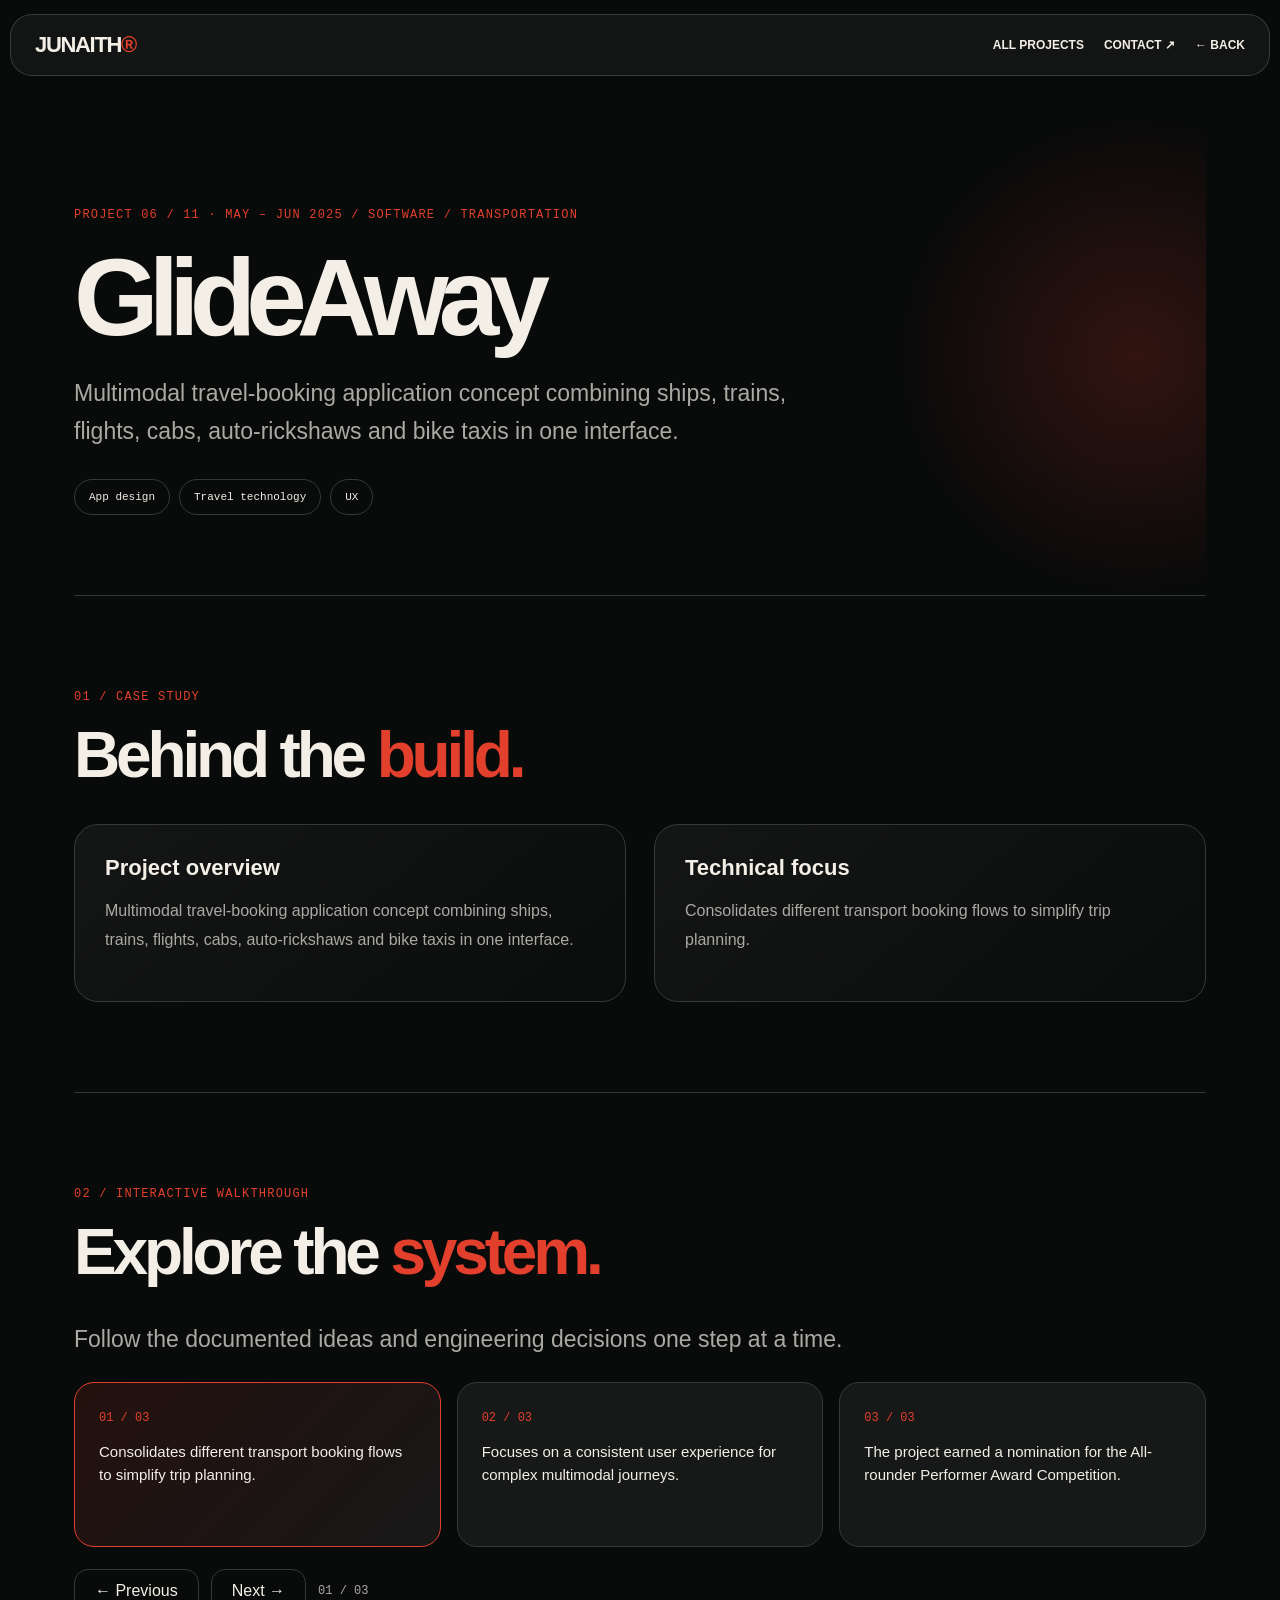
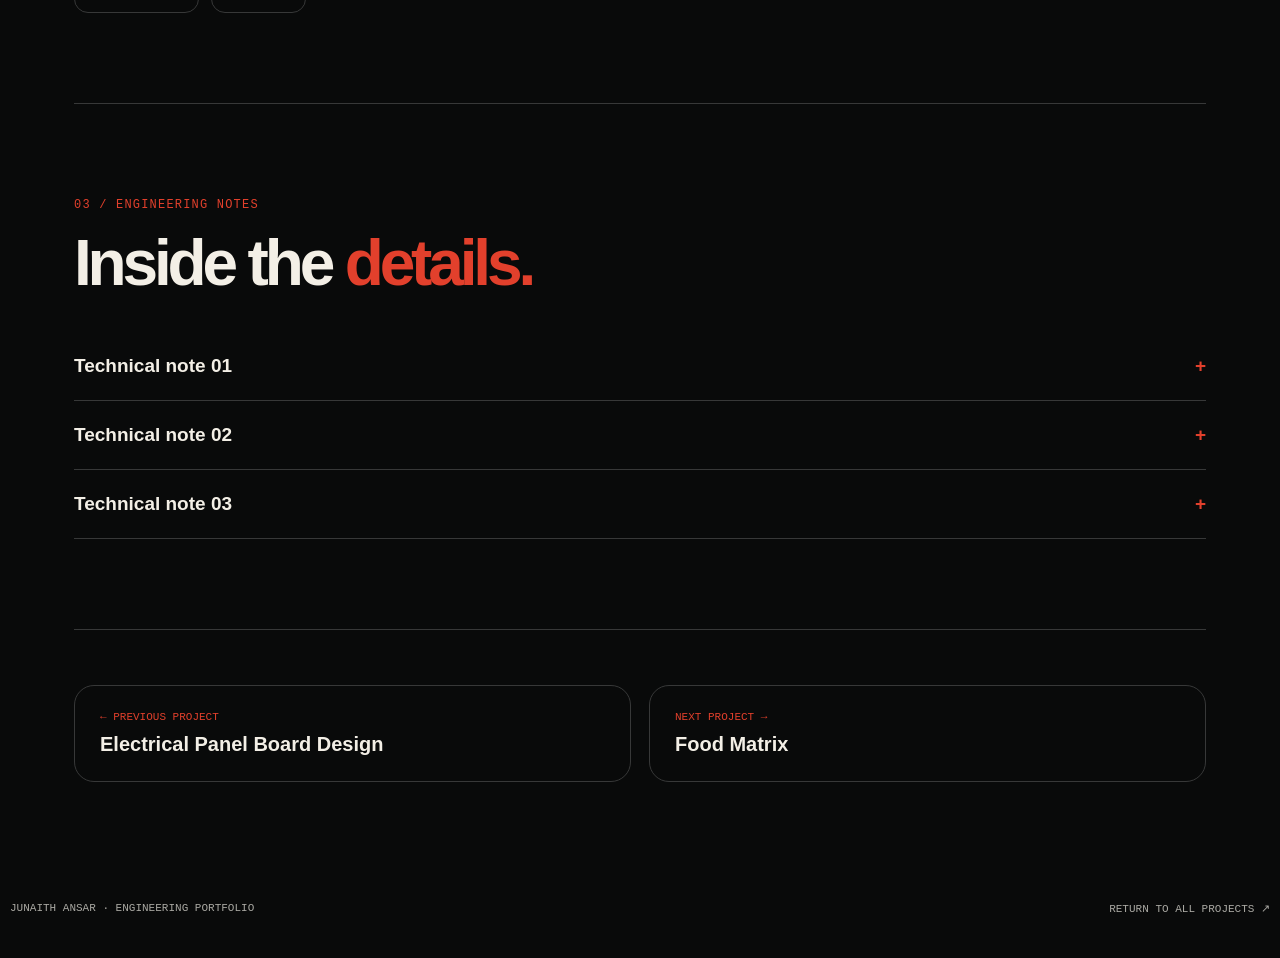
<file: glideaway.html>
<!doctype html><html lang="en"><head><meta charset="utf-8"><meta name="viewport" content="width=device-width, initial-scale=1"><meta name="theme-color" content="#090a0a"><title>GlideAway — Junaith Ansar</title><meta name="description" content="Multimodal travel-booking application concept combining ships, trains, flights, cabs, auto-rickshaws and bike taxis in one interface."><link rel="stylesheet" href="project.css"></head><body>
 <header class="topbar"><a class="brand" href="../index.html#home">JUNAITH<span>®</span></a><nav class="top-actions"><a href="../index.html#work">ALL PROJECTS</a><a href="../index.html#contact">CONTACT ↗</a><a href="../index.html#work">← BACK</a></nav></header>
 <main class="page-shell"><section class="hero fade"><span class="eyebrow">PROJECT 06 / 11 · May – Jun 2025 / Software / Transportation</span><h1>GlideAway</h1><p class="lead">Multimodal travel-booking application concept combining ships, trains, flights, cabs, auto-rickshaws and bike taxis in one interface.</p><div class="pills"><span class="pill">App design</span><span class="pill">Travel technology</span><span class="pill">UX</span></div></section>
 <section class="section fade"><span class="eyebrow">01 / Case study</span><h2>Behind the <em>build.</em></h2><div class="two-col"><div class="glass"><h3>Project overview</h3><p>Multimodal travel-booking application concept combining ships, trains, flights, cabs, auto-rickshaws and bike taxis in one interface.</p></div><div class="glass"><h3>Technical focus</h3><p>Consolidates different transport booking flows to simplify trip planning.</p></div></div></section>
 <section class="section fade" id="workflow"><span class="eyebrow">02 / Interactive walkthrough</span><h2>Explore the <em>system.</em></h2><p class="lead">Follow the documented ideas and engineering decisions one step at a time.</p><div class="flow" id="steps"><div class="step" data-step="0"><span class="step-num">01 / 03</span><p>Consolidates different transport booking flows to simplify trip planning.</p></div><div class="step" data-step="1"><span class="step-num">02 / 03</span><p>Focuses on a consistent user experience for complex multimodal journeys.</p></div><div class="step" data-step="2"><span class="step-num">03 / 03</span><p>The project earned a nomination for the All-rounder Performer Award Competition.</p></div></div><div class="controls"><button class="control" id="prev" type="button">← Previous</button><button class="control" id="next" type="button">Next →</button><span class="progress" id="progress" aria-live="polite">01 / 03</span></div></section>
 <section class="section fade"><span class="eyebrow">03 / Engineering notes</span><h2>Inside the <em>details.</em></h2><details class="accordion"><summary>Technical note 01</summary><p>Consolidates different transport booking flows to simplify trip planning.</p></details><details class="accordion"><summary>Technical note 02</summary><p>Focuses on a consistent user experience for complex multimodal journeys.</p></details><details class="accordion"><summary>Technical note 03</summary><p>The project earned a nomination for the All-rounder Performer Award Competition.</p></details></section>
 <div class="project-nav"><a class="nav-card" href="electrical-panel.html"><small>← PREVIOUS PROJECT</small><strong>Electrical Panel Board Design</strong></a><a class="nav-card" href="food-matrix.html"><small>NEXT PROJECT →</small><strong>Food Matrix</strong></a></div></main>
 <footer class="page-shell footer"><span>JUNAITH ANSAR · ENGINEERING PORTFOLIO</span><a href="../index.html#work">RETURN TO ALL PROJECTS ↗</a></footer>
 <script>const steps=[...document.querySelectorAll('.step')];let index=0;function setStep(n){index=(n+steps.length)%steps.length;steps.forEach((s,i)=>s.classList.toggle('active',i===index));document.getElementById('progress').textContent=String(index+1).padStart(2,'0')+' / '+String(steps.length).padStart(2,'0');if(window.innerWidth<760)steps[index].scrollIntoView({block:'nearest',behavior:matchMedia('(prefers-reduced-motion:reduce)').matches?'auto':'smooth'})}document.getElementById('prev').onclick=()=>setStep(index-1);document.getElementById('next').onclick=()=>setStep(index+1);steps.forEach((step,i)=>step.addEventListener('click',()=>setStep(i)));setStep(0);if('IntersectionObserver'in window){const ob=new IntersectionObserver(es=>es.forEach(e=>{if(e.isIntersecting){e.target.classList.add('visible');ob.unobserve(e.target)}}),{threshold:.08});document.querySelectorAll('.fade').forEach(e=>ob.observe(e))}else document.querySelectorAll('.fade').forEach(e=>e.classList.add('visible'));</script></body></html>
</file>
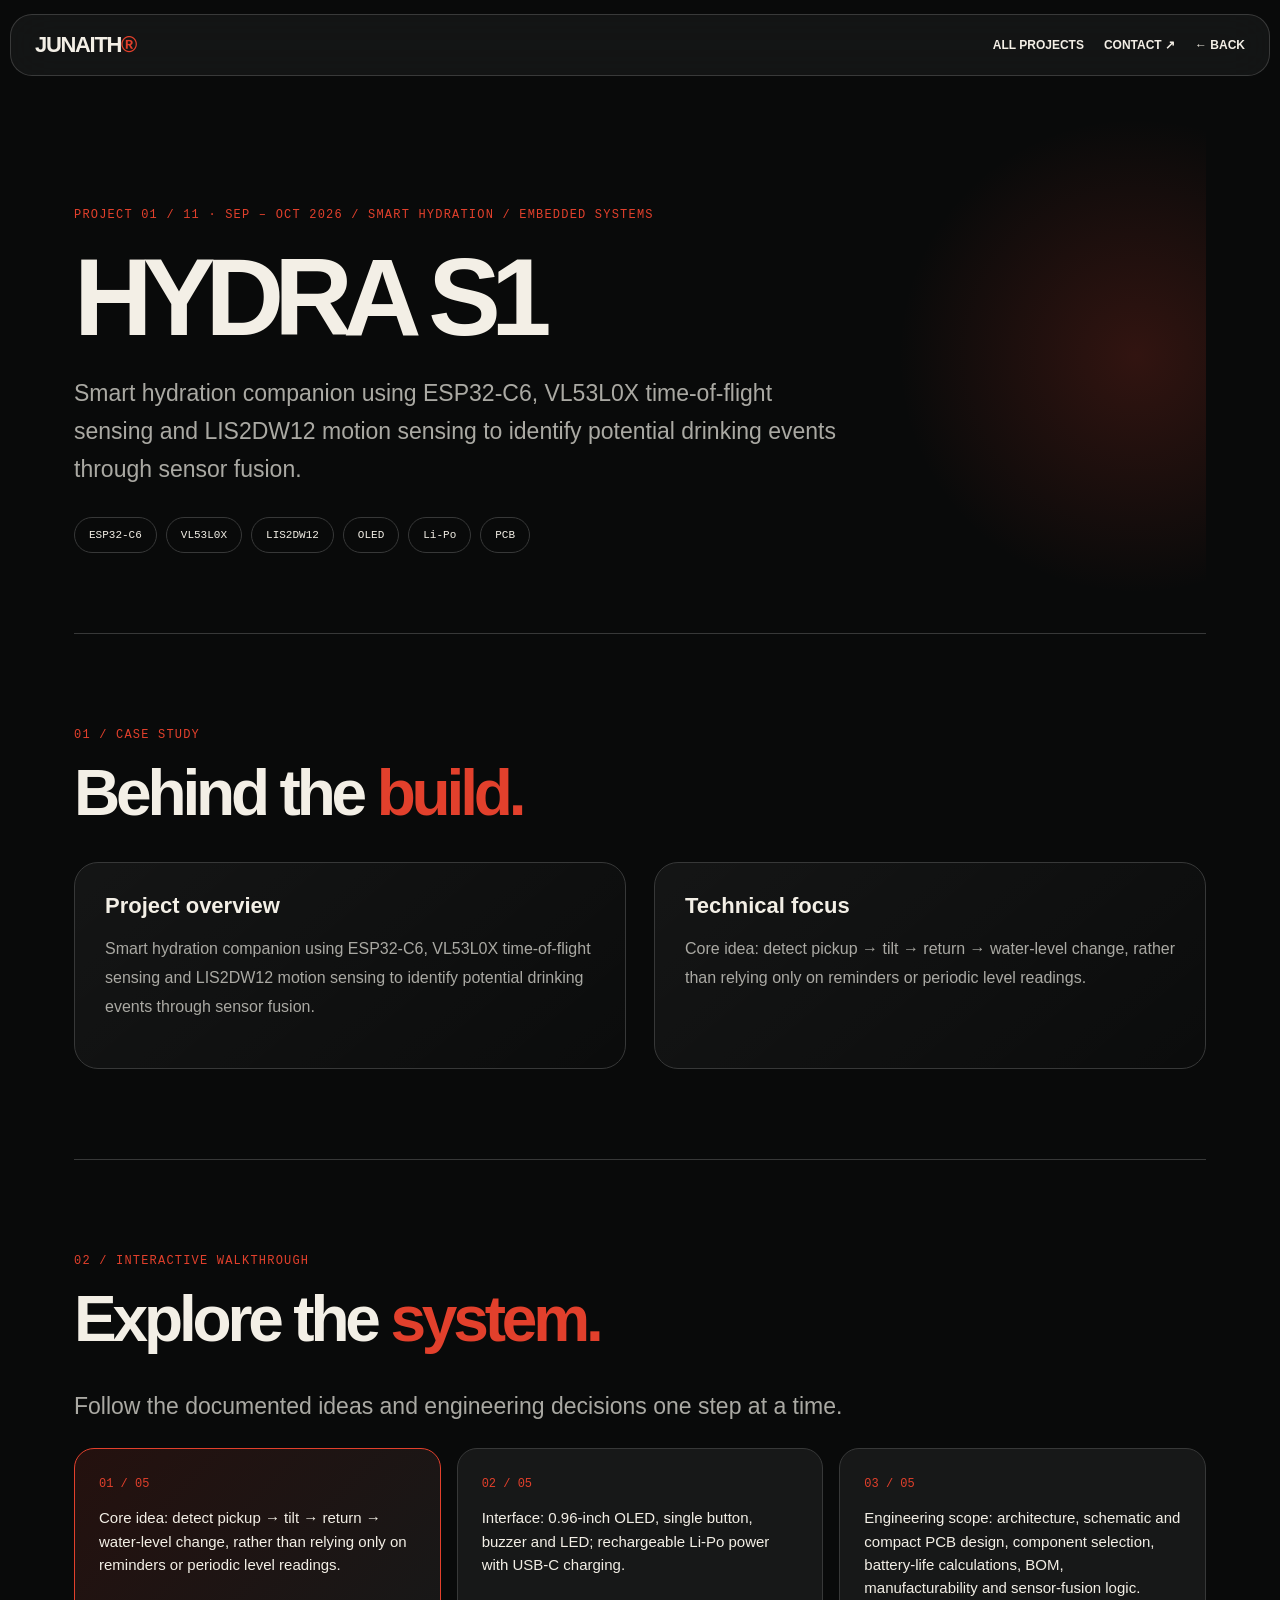
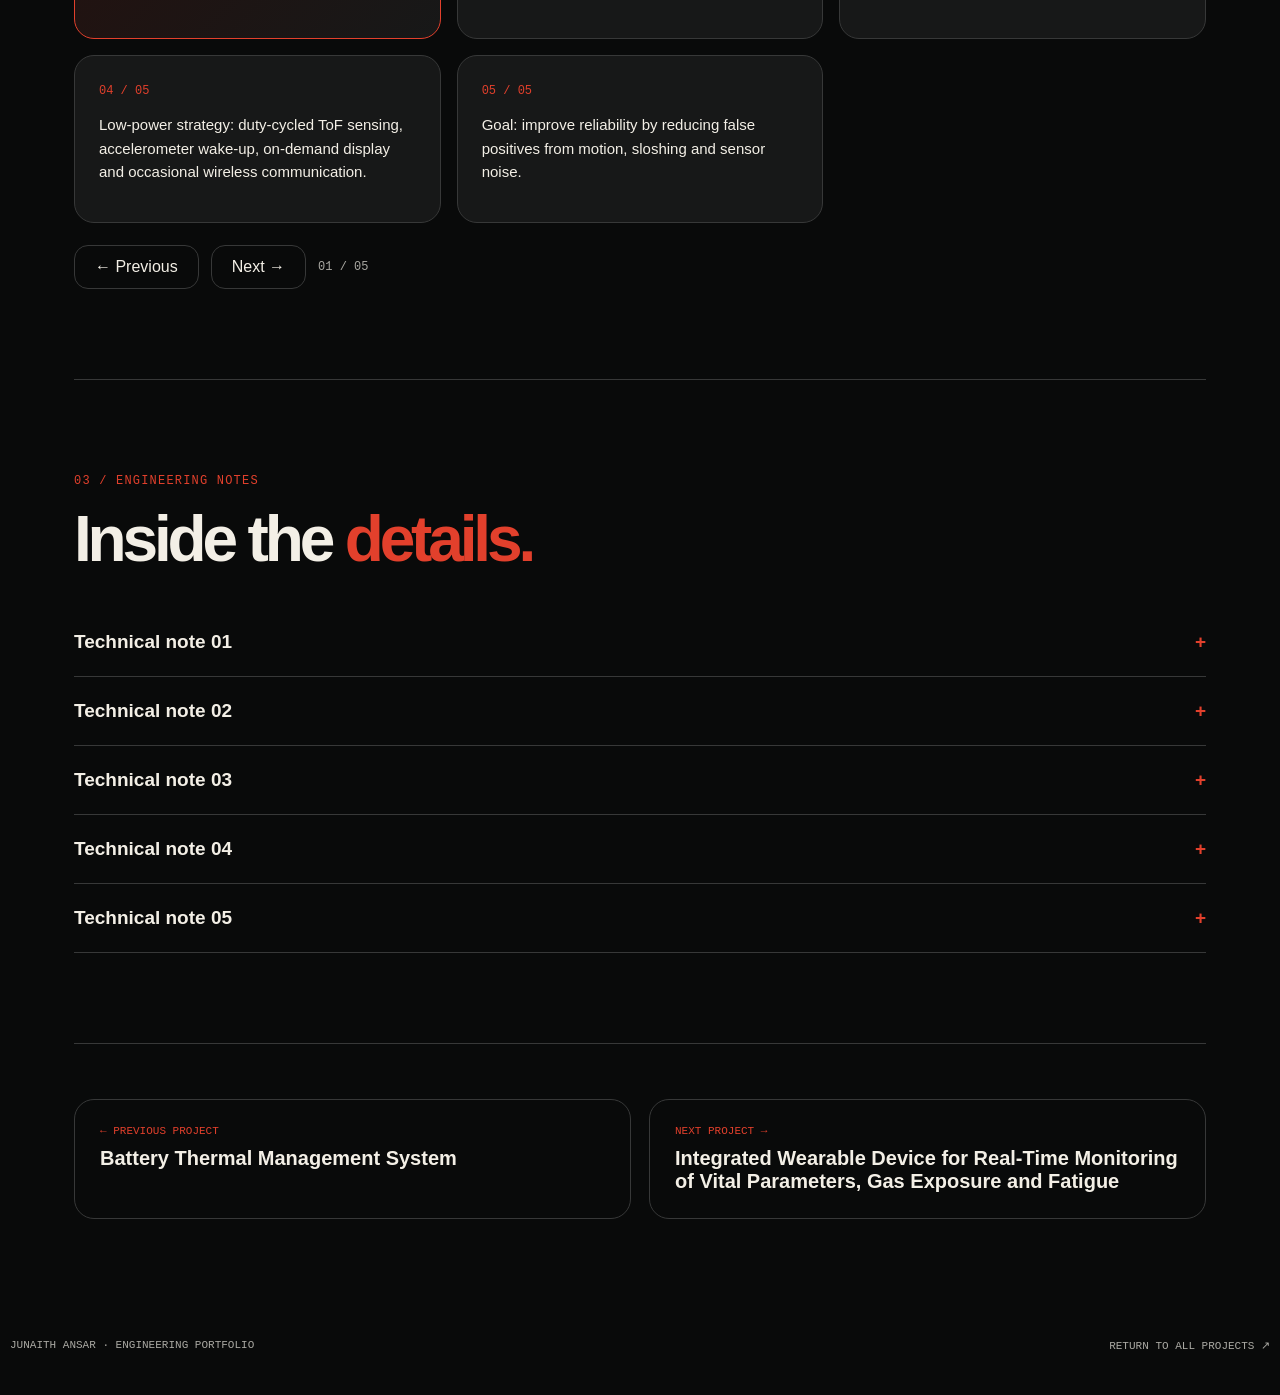
<file: hydra-s1.html>
<!doctype html><html lang="en"><head><meta charset="utf-8"><meta name="viewport" content="width=device-width, initial-scale=1"><meta name="theme-color" content="#090a0a"><title>HYDRA S1 — Junaith Ansar</title><meta name="description" content="Smart hydration companion using ESP32-C6, VL53L0X time-of-flight sensing and LIS2DW12 motion sensing to identify potential drinking events through sensor fusion."><link rel="stylesheet" href="project.css"></head><body>
 <header class="topbar"><a class="brand" href="../index.html#home">JUNAITH<span>®</span></a><nav class="top-actions"><a href="../index.html#work">ALL PROJECTS</a><a href="../index.html#contact">CONTACT ↗</a><a href="../index.html#work">← BACK</a></nav></header>
 <main class="page-shell"><section class="hero fade"><span class="eyebrow">PROJECT 01 / 11 · Sep – Oct 2026 / Smart hydration / Embedded systems</span><h1>HYDRA S1</h1><p class="lead">Smart hydration companion using ESP32-C6, VL53L0X time-of-flight sensing and LIS2DW12 motion sensing to identify potential drinking events through sensor fusion.</p><div class="pills"><span class="pill">ESP32-C6</span><span class="pill">VL53L0X</span><span class="pill">LIS2DW12</span><span class="pill">OLED</span><span class="pill">Li-Po</span><span class="pill">PCB</span></div></section>
 <section class="section fade"><span class="eyebrow">01 / Case study</span><h2>Behind the <em>build.</em></h2><div class="two-col"><div class="glass"><h3>Project overview</h3><p>Smart hydration companion using ESP32-C6, VL53L0X time-of-flight sensing and LIS2DW12 motion sensing to identify potential drinking events through sensor fusion.</p></div><div class="glass"><h3>Technical focus</h3><p>Core idea: detect pickup → tilt → return → water-level change, rather than relying only on reminders or periodic level readings.</p></div></div></section>
 <section class="section fade" id="workflow"><span class="eyebrow">02 / Interactive walkthrough</span><h2>Explore the <em>system.</em></h2><p class="lead">Follow the documented ideas and engineering decisions one step at a time.</p><div class="flow" id="steps"><div class="step" data-step="0"><span class="step-num">01 / 05</span><p>Core idea: detect pickup → tilt → return → water-level change, rather than relying only on reminders or periodic level readings.</p></div><div class="step" data-step="1"><span class="step-num">02 / 05</span><p>Interface: 0.96-inch OLED, single button, buzzer and LED; rechargeable Li-Po power with USB-C charging.</p></div><div class="step" data-step="2"><span class="step-num">03 / 05</span><p>Engineering scope: architecture, schematic and compact PCB design, component selection, battery-life calculations, BOM, manufacturability and sensor-fusion logic.</p></div><div class="step" data-step="3"><span class="step-num">04 / 05</span><p>Low-power strategy: duty-cycled ToF sensing, accelerometer wake-up, on-demand display and occasional wireless communication.</p></div><div class="step" data-step="4"><span class="step-num">05 / 05</span><p>Goal: improve reliability by reducing false positives from motion, sloshing and sensor noise.</p></div></div><div class="controls"><button class="control" id="prev" type="button">← Previous</button><button class="control" id="next" type="button">Next →</button><span class="progress" id="progress" aria-live="polite">01 / 05</span></div></section>
 <section class="section fade"><span class="eyebrow">03 / Engineering notes</span><h2>Inside the <em>details.</em></h2><details class="accordion"><summary>Technical note 01</summary><p>Core idea: detect pickup → tilt → return → water-level change, rather than relying only on reminders or periodic level readings.</p></details><details class="accordion"><summary>Technical note 02</summary><p>Interface: 0.96-inch OLED, single button, buzzer and LED; rechargeable Li-Po power with USB-C charging.</p></details><details class="accordion"><summary>Technical note 03</summary><p>Engineering scope: architecture, schematic and compact PCB design, component selection, battery-life calculations, BOM, manufacturability and sensor-fusion logic.</p></details><details class="accordion"><summary>Technical note 04</summary><p>Low-power strategy: duty-cycled ToF sensing, accelerometer wake-up, on-demand display and occasional wireless communication.</p></details><details class="accordion"><summary>Technical note 05</summary><p>Goal: improve reliability by reducing false positives from motion, sloshing and sensor noise.</p></details></section>
 <div class="project-nav"><a class="nav-card" href="battery-thermal-management.html"><small>← PREVIOUS PROJECT</small><strong>Battery Thermal Management System</strong></a><a class="nav-card" href="responder-wearable.html"><small>NEXT PROJECT →</small><strong>Integrated Wearable Device for Real-Time Monitoring of Vital Parameters, Gas Exposure and Fatigue</strong></a></div></main>
 <footer class="page-shell footer"><span>JUNAITH ANSAR · ENGINEERING PORTFOLIO</span><a href="../index.html#work">RETURN TO ALL PROJECTS ↗</a></footer>
 <script>const steps=[...document.querySelectorAll('.step')];let index=0;function setStep(n){index=(n+steps.length)%steps.length;steps.forEach((s,i)=>s.classList.toggle('active',i===index));document.getElementById('progress').textContent=String(index+1).padStart(2,'0')+' / '+String(steps.length).padStart(2,'0');if(window.innerWidth<760)steps[index].scrollIntoView({block:'nearest',behavior:matchMedia('(prefers-reduced-motion:reduce)').matches?'auto':'smooth'})}document.getElementById('prev').onclick=()=>setStep(index-1);document.getElementById('next').onclick=()=>setStep(index+1);steps.forEach((step,i)=>step.addEventListener('click',()=>setStep(i)));setStep(0);if('IntersectionObserver'in window){const ob=new IntersectionObserver(es=>es.forEach(e=>{if(e.isIntersecting){e.target.classList.add('visible');ob.unobserve(e.target)}}),{threshold:.08});document.querySelectorAll('.fade').forEach(e=>ob.observe(e))}else document.querySelectorAll('.fade').forEach(e=>e.classList.add('visible'));</script></body></html>
</file>
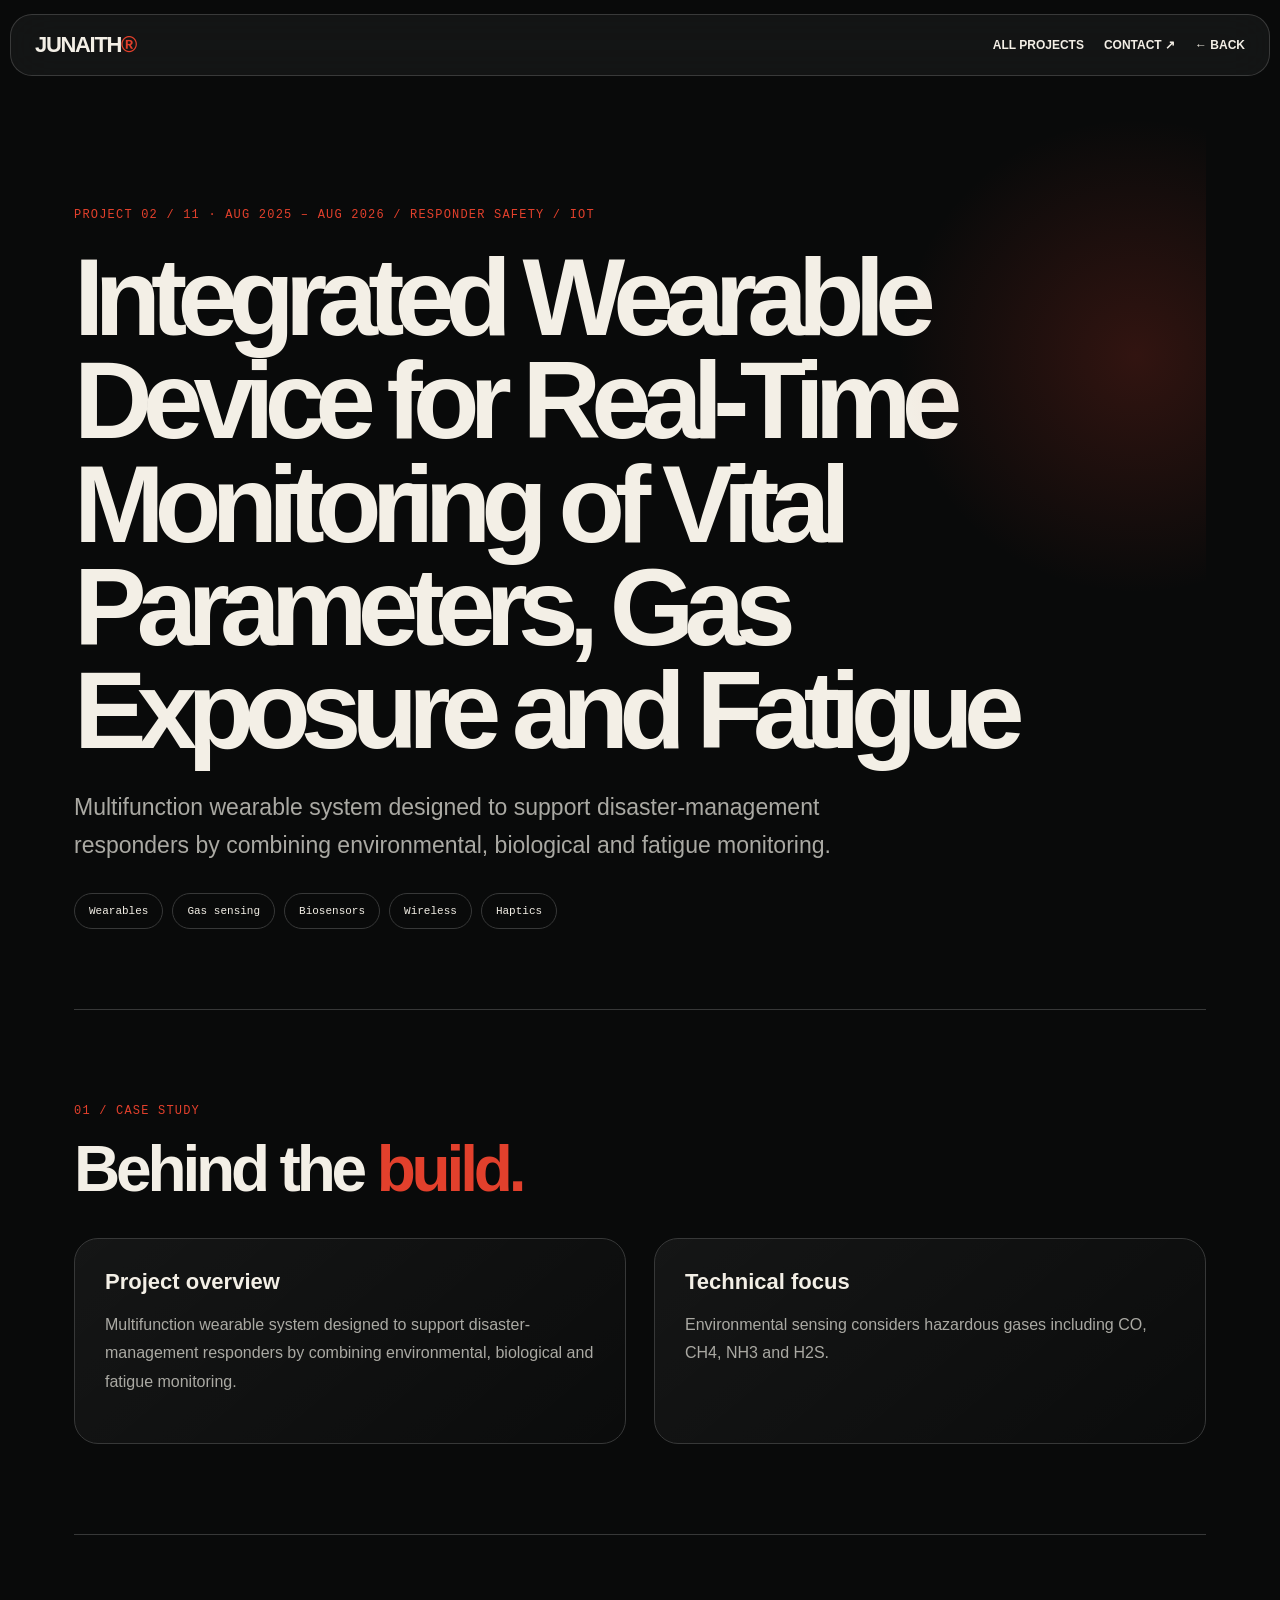
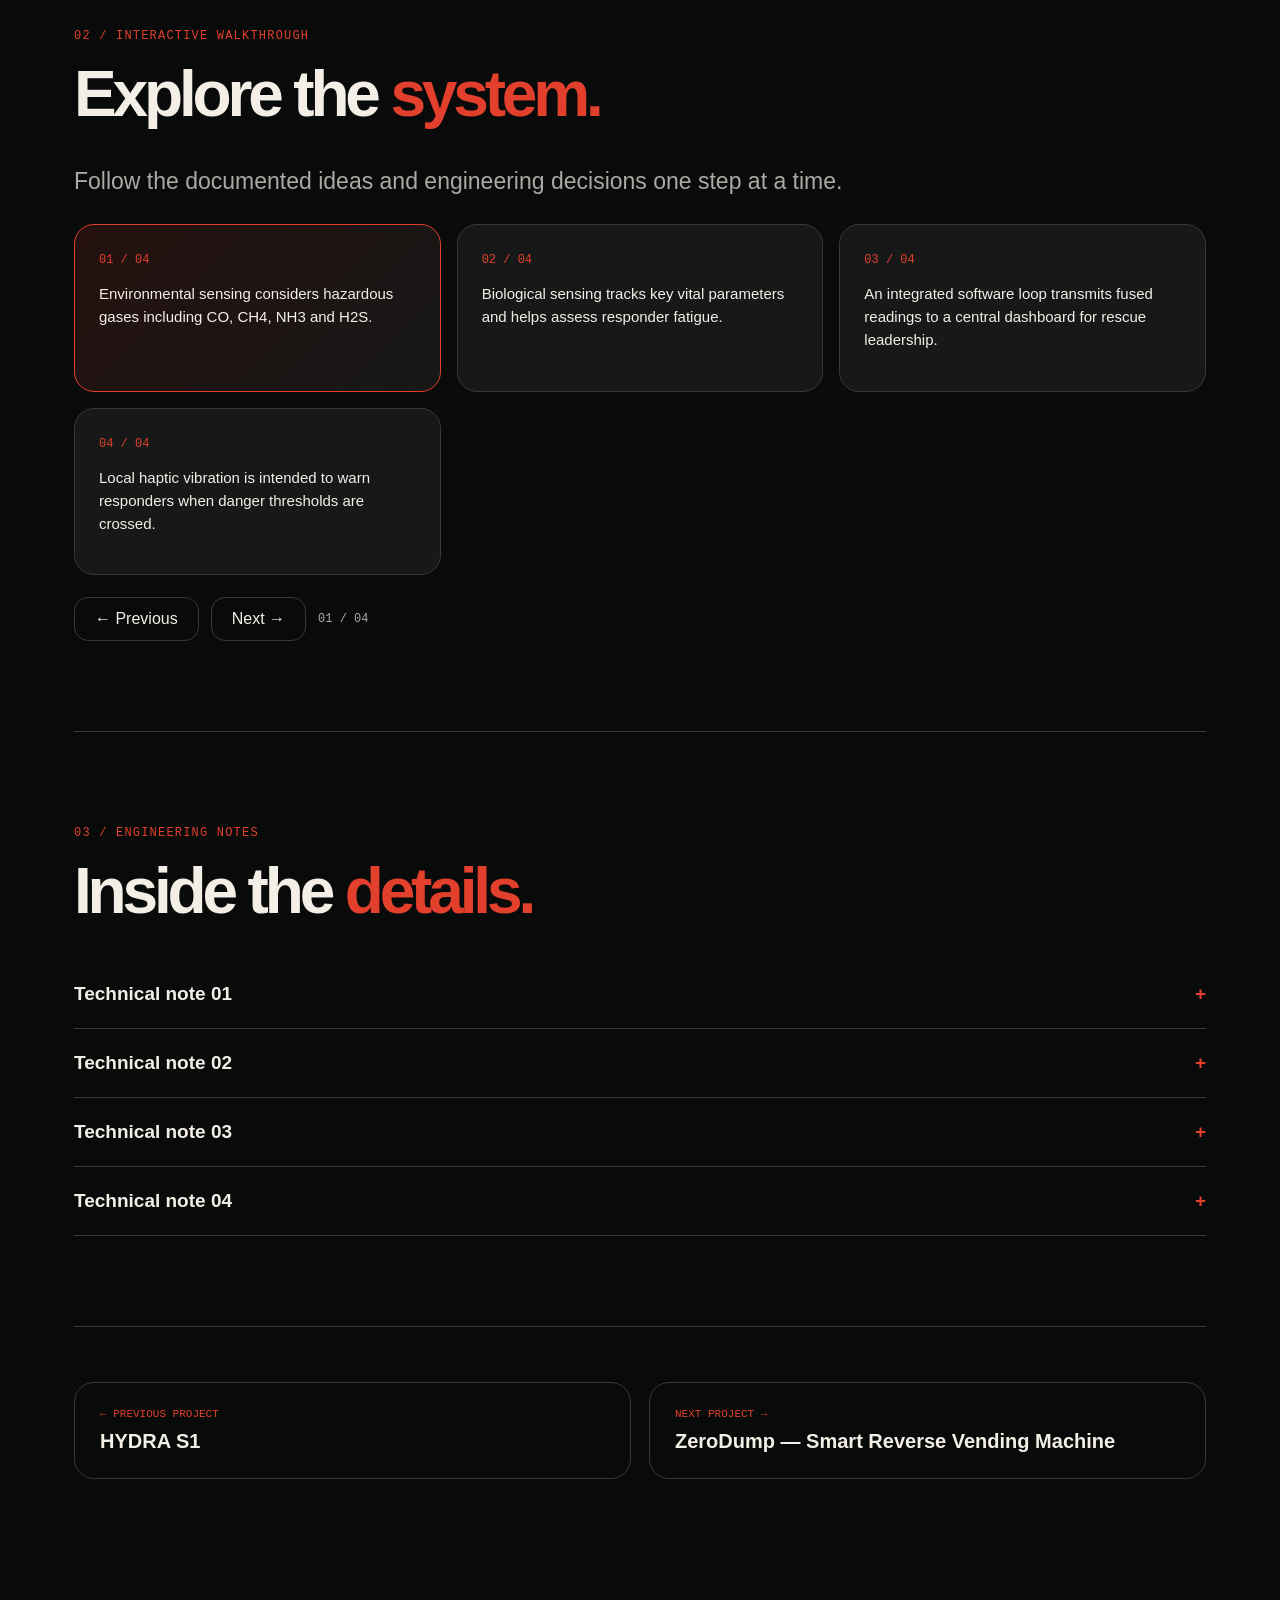
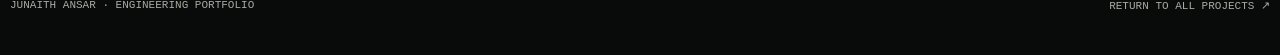
<file: responder-wearable.html>
<!doctype html><html lang="en"><head><meta charset="utf-8"><meta name="viewport" content="width=device-width, initial-scale=1"><meta name="theme-color" content="#090a0a"><title>Integrated Wearable Device for Real-Time Monitoring of Vital Parameters, Gas Exposure and Fatigue — Junaith Ansar</title><meta name="description" content="Multifunction wearable system designed to support disaster-management responders by combining environmental, biological and fatigue monitoring."><link rel="stylesheet" href="project.css"></head><body>
 <header class="topbar"><a class="brand" href="../index.html#home">JUNAITH<span>®</span></a><nav class="top-actions"><a href="../index.html#work">ALL PROJECTS</a><a href="../index.html#contact">CONTACT ↗</a><a href="../index.html#work">← BACK</a></nav></header>
 <main class="page-shell"><section class="hero fade"><span class="eyebrow">PROJECT 02 / 11 · Aug 2025 – Aug 2026 / Responder safety / IoT</span><h1>Integrated Wearable Device for Real-Time Monitoring of Vital Parameters, Gas Exposure and Fatigue</h1><p class="lead">Multifunction wearable system designed to support disaster-management responders by combining environmental, biological and fatigue monitoring.</p><div class="pills"><span class="pill">Wearables</span><span class="pill">Gas sensing</span><span class="pill">Biosensors</span><span class="pill">Wireless</span><span class="pill">Haptics</span></div></section>
 <section class="section fade"><span class="eyebrow">01 / Case study</span><h2>Behind the <em>build.</em></h2><div class="two-col"><div class="glass"><h3>Project overview</h3><p>Multifunction wearable system designed to support disaster-management responders by combining environmental, biological and fatigue monitoring.</p></div><div class="glass"><h3>Technical focus</h3><p>Environmental sensing considers hazardous gases including CO, CH4, NH3 and H2S.</p></div></div></section>
 <section class="section fade" id="workflow"><span class="eyebrow">02 / Interactive walkthrough</span><h2>Explore the <em>system.</em></h2><p class="lead">Follow the documented ideas and engineering decisions one step at a time.</p><div class="flow" id="steps"><div class="step" data-step="0"><span class="step-num">01 / 04</span><p>Environmental sensing considers hazardous gases including CO, CH4, NH3 and H2S.</p></div><div class="step" data-step="1"><span class="step-num">02 / 04</span><p>Biological sensing tracks key vital parameters and helps assess responder fatigue.</p></div><div class="step" data-step="2"><span class="step-num">03 / 04</span><p>An integrated software loop transmits fused readings to a central dashboard for rescue leadership.</p></div><div class="step" data-step="3"><span class="step-num">04 / 04</span><p>Local haptic vibration is intended to warn responders when danger thresholds are crossed.</p></div></div><div class="controls"><button class="control" id="prev" type="button">← Previous</button><button class="control" id="next" type="button">Next →</button><span class="progress" id="progress" aria-live="polite">01 / 04</span></div></section>
 <section class="section fade"><span class="eyebrow">03 / Engineering notes</span><h2>Inside the <em>details.</em></h2><details class="accordion"><summary>Technical note 01</summary><p>Environmental sensing considers hazardous gases including CO, CH4, NH3 and H2S.</p></details><details class="accordion"><summary>Technical note 02</summary><p>Biological sensing tracks key vital parameters and helps assess responder fatigue.</p></details><details class="accordion"><summary>Technical note 03</summary><p>An integrated software loop transmits fused readings to a central dashboard for rescue leadership.</p></details><details class="accordion"><summary>Technical note 04</summary><p>Local haptic vibration is intended to warn responders when danger thresholds are crossed.</p></details></section>
 <div class="project-nav"><a class="nav-card" href="hydra-s1.html"><small>← PREVIOUS PROJECT</small><strong>HYDRA S1</strong></a><a class="nav-card" href="zerodump.html"><small>NEXT PROJECT →</small><strong>ZeroDump — Smart Reverse Vending Machine</strong></a></div></main>
 <footer class="page-shell footer"><span>JUNAITH ANSAR · ENGINEERING PORTFOLIO</span><a href="../index.html#work">RETURN TO ALL PROJECTS ↗</a></footer>
 <script>const steps=[...document.querySelectorAll('.step')];let index=0;function setStep(n){index=(n+steps.length)%steps.length;steps.forEach((s,i)=>s.classList.toggle('active',i===index));document.getElementById('progress').textContent=String(index+1).padStart(2,'0')+' / '+String(steps.length).padStart(2,'0');if(window.innerWidth<760)steps[index].scrollIntoView({block:'nearest',behavior:matchMedia('(prefers-reduced-motion:reduce)').matches?'auto':'smooth'})}document.getElementById('prev').onclick=()=>setStep(index-1);document.getElementById('next').onclick=()=>setStep(index+1);steps.forEach((step,i)=>step.addEventListener('click',()=>setStep(i)));setStep(0);if('IntersectionObserver'in window){const ob=new IntersectionObserver(es=>es.forEach(e=>{if(e.isIntersecting){e.target.classList.add('visible');ob.unobserve(e.target)}}),{threshold:.08});document.querySelectorAll('.fade').forEach(e=>ob.observe(e))}else document.querySelectorAll('.fade').forEach(e=>e.classList.add('visible'));</script></body></html>
</file>
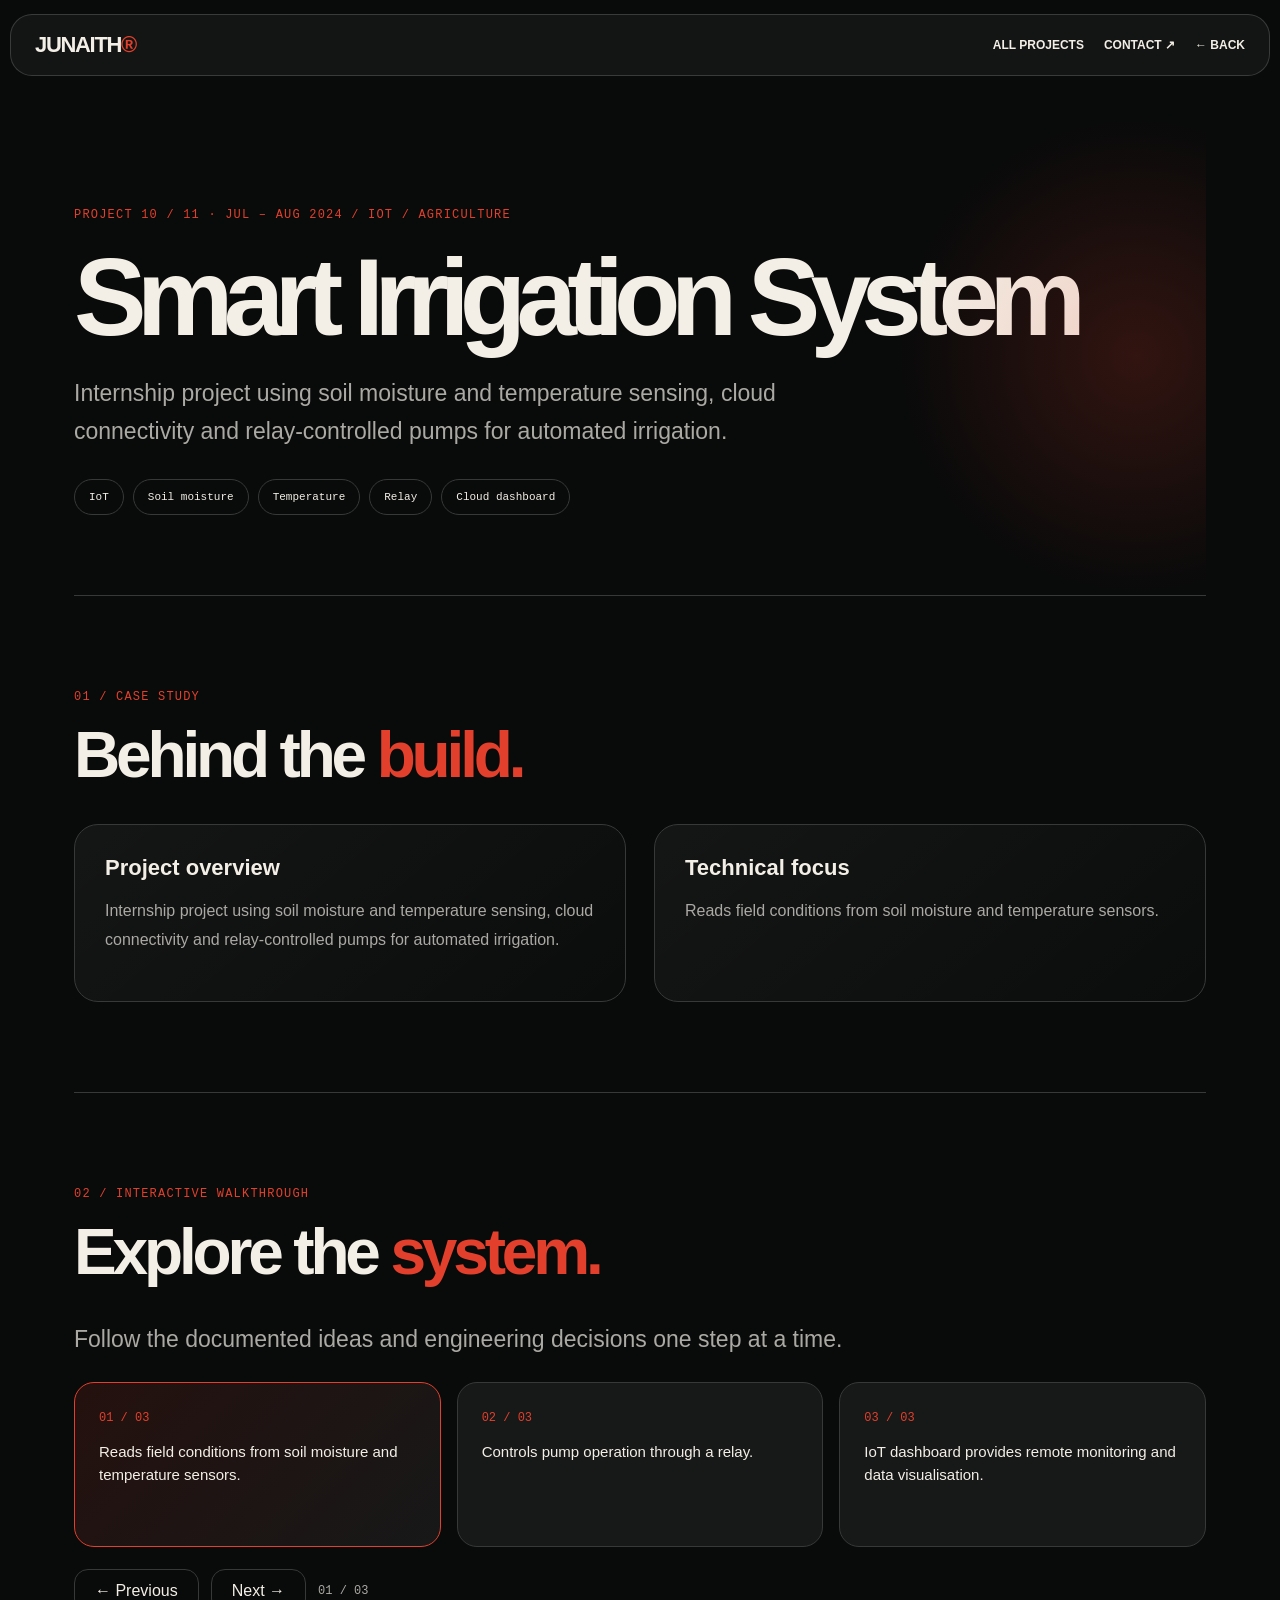
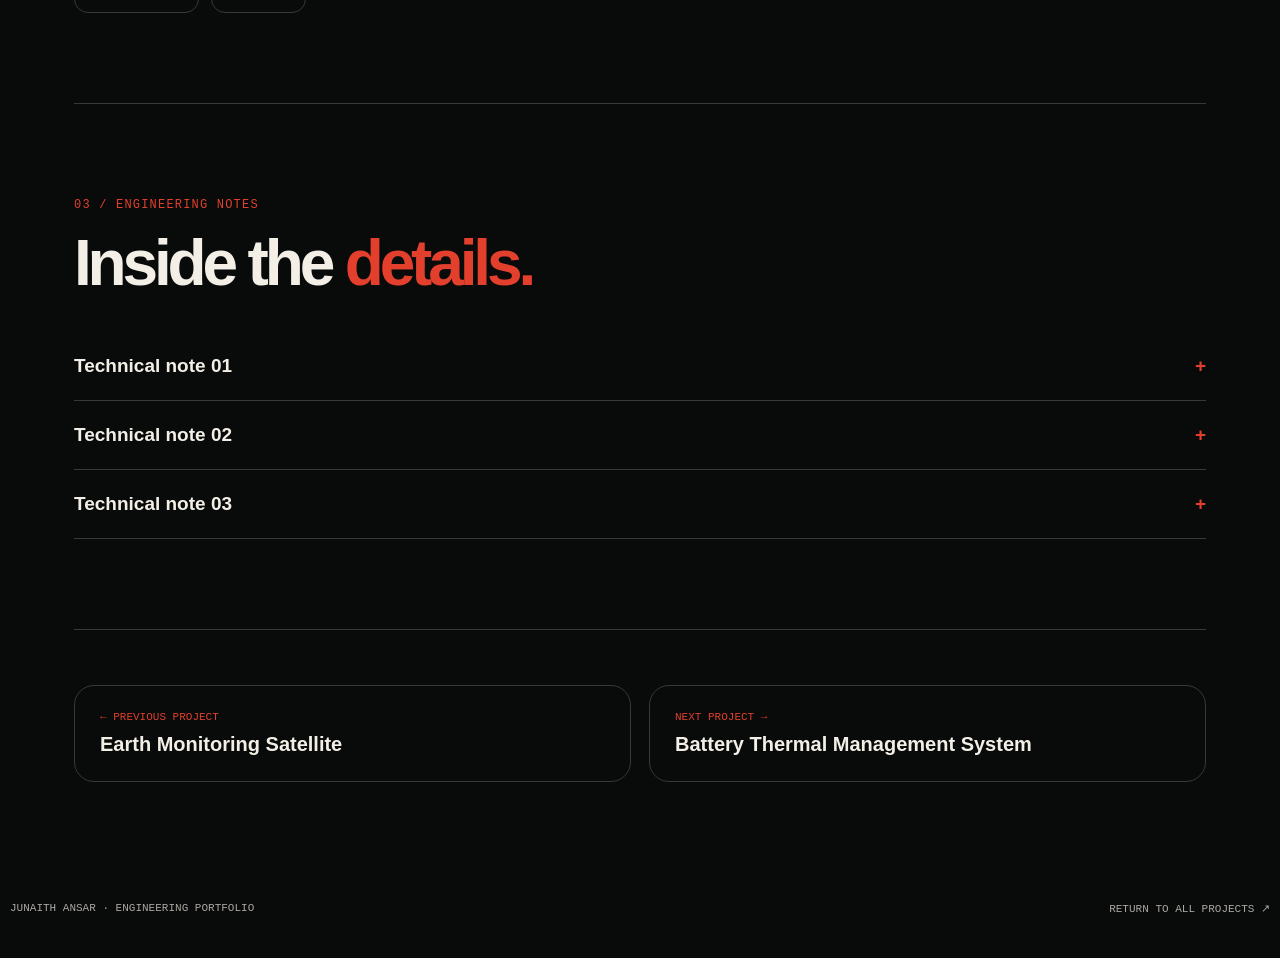
<file: smart-irrigation.html>
<!doctype html><html lang="en"><head><meta charset="utf-8"><meta name="viewport" content="width=device-width, initial-scale=1"><meta name="theme-color" content="#090a0a"><title>Smart Irrigation System — Junaith Ansar</title><meta name="description" content="Internship project using soil moisture and temperature sensing, cloud connectivity and relay-controlled pumps for automated irrigation."><link rel="stylesheet" href="project.css"></head><body>
 <header class="topbar"><a class="brand" href="../index.html#home">JUNAITH<span>®</span></a><nav class="top-actions"><a href="../index.html#work">ALL PROJECTS</a><a href="../index.html#contact">CONTACT ↗</a><a href="../index.html#work">← BACK</a></nav></header>
 <main class="page-shell"><section class="hero fade"><span class="eyebrow">PROJECT 10 / 11 · Jul – Aug 2024 / IoT / Agriculture</span><h1>Smart Irrigation System</h1><p class="lead">Internship project using soil moisture and temperature sensing, cloud connectivity and relay-controlled pumps for automated irrigation.</p><div class="pills"><span class="pill">IoT</span><span class="pill">Soil moisture</span><span class="pill">Temperature</span><span class="pill">Relay</span><span class="pill">Cloud dashboard</span></div></section>
 <section class="section fade"><span class="eyebrow">01 / Case study</span><h2>Behind the <em>build.</em></h2><div class="two-col"><div class="glass"><h3>Project overview</h3><p>Internship project using soil moisture and temperature sensing, cloud connectivity and relay-controlled pumps for automated irrigation.</p></div><div class="glass"><h3>Technical focus</h3><p>Reads field conditions from soil moisture and temperature sensors.</p></div></div></section>
 <section class="section fade" id="workflow"><span class="eyebrow">02 / Interactive walkthrough</span><h2>Explore the <em>system.</em></h2><p class="lead">Follow the documented ideas and engineering decisions one step at a time.</p><div class="flow" id="steps"><div class="step" data-step="0"><span class="step-num">01 / 03</span><p>Reads field conditions from soil moisture and temperature sensors.</p></div><div class="step" data-step="1"><span class="step-num">02 / 03</span><p>Controls pump operation through a relay.</p></div><div class="step" data-step="2"><span class="step-num">03 / 03</span><p>IoT dashboard provides remote monitoring and data visualisation.</p></div></div><div class="controls"><button class="control" id="prev" type="button">← Previous</button><button class="control" id="next" type="button">Next →</button><span class="progress" id="progress" aria-live="polite">01 / 03</span></div></section>
 <section class="section fade"><span class="eyebrow">03 / Engineering notes</span><h2>Inside the <em>details.</em></h2><details class="accordion"><summary>Technical note 01</summary><p>Reads field conditions from soil moisture and temperature sensors.</p></details><details class="accordion"><summary>Technical note 02</summary><p>Controls pump operation through a relay.</p></details><details class="accordion"><summary>Technical note 03</summary><p>IoT dashboard provides remote monitoring and data visualisation.</p></details></section>
 <div class="project-nav"><a class="nav-card" href="earth-monitoring-satellite.html"><small>← PREVIOUS PROJECT</small><strong>Earth Monitoring Satellite</strong></a><a class="nav-card" href="battery-thermal-management.html"><small>NEXT PROJECT →</small><strong>Battery Thermal Management System</strong></a></div></main>
 <footer class="page-shell footer"><span>JUNAITH ANSAR · ENGINEERING PORTFOLIO</span><a href="../index.html#work">RETURN TO ALL PROJECTS ↗</a></footer>
 <script>const steps=[...document.querySelectorAll('.step')];let index=0;function setStep(n){index=(n+steps.length)%steps.length;steps.forEach((s,i)=>s.classList.toggle('active',i===index));document.getElementById('progress').textContent=String(index+1).padStart(2,'0')+' / '+String(steps.length).padStart(2,'0');if(window.innerWidth<760)steps[index].scrollIntoView({block:'nearest',behavior:matchMedia('(prefers-reduced-motion:reduce)').matches?'auto':'smooth'})}document.getElementById('prev').onclick=()=>setStep(index-1);document.getElementById('next').onclick=()=>setStep(index+1);steps.forEach((step,i)=>step.addEventListener('click',()=>setStep(i)));setStep(0);if('IntersectionObserver'in window){const ob=new IntersectionObserver(es=>es.forEach(e=>{if(e.isIntersecting){e.target.classList.add('visible');ob.unobserve(e.target)}}),{threshold:.08});document.querySelectorAll('.fade').forEach(e=>ob.observe(e))}else document.querySelectorAll('.fade').forEach(e=>e.classList.add('visible'));</script></body></html>
</file>
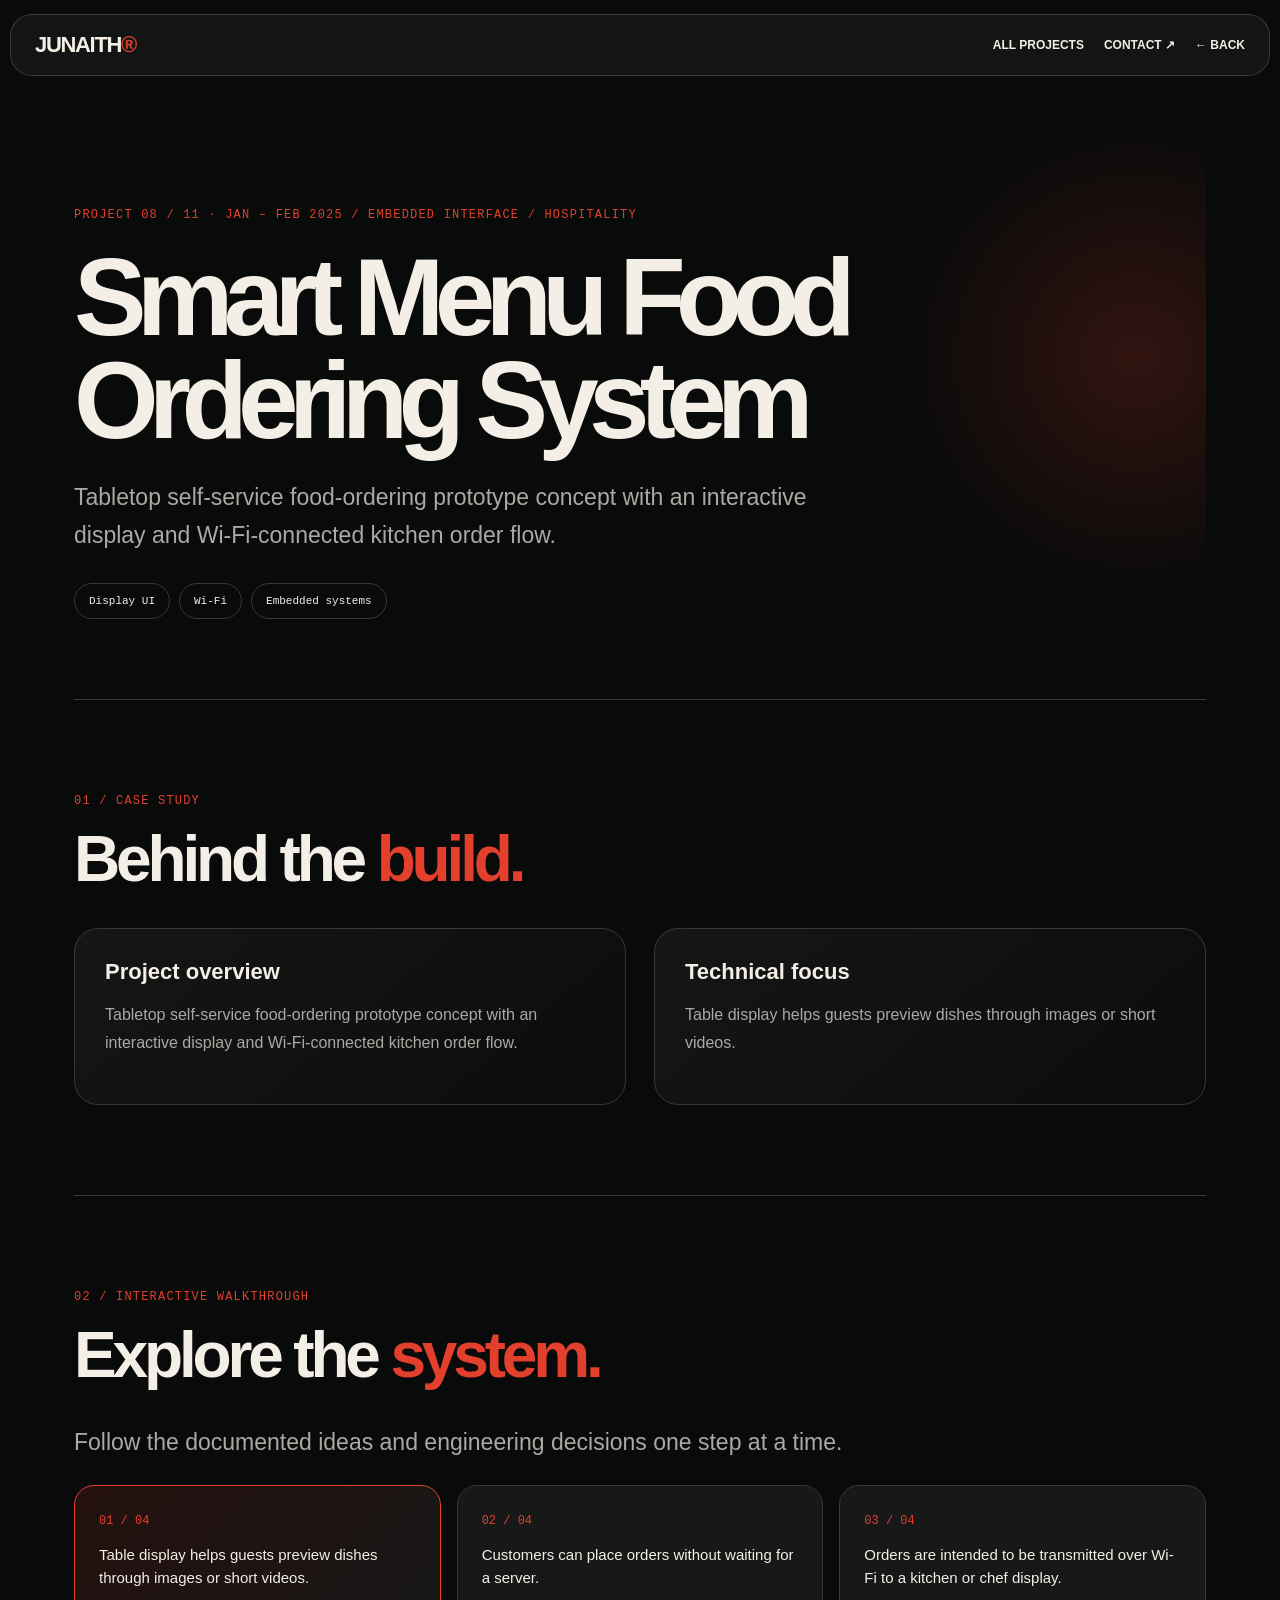
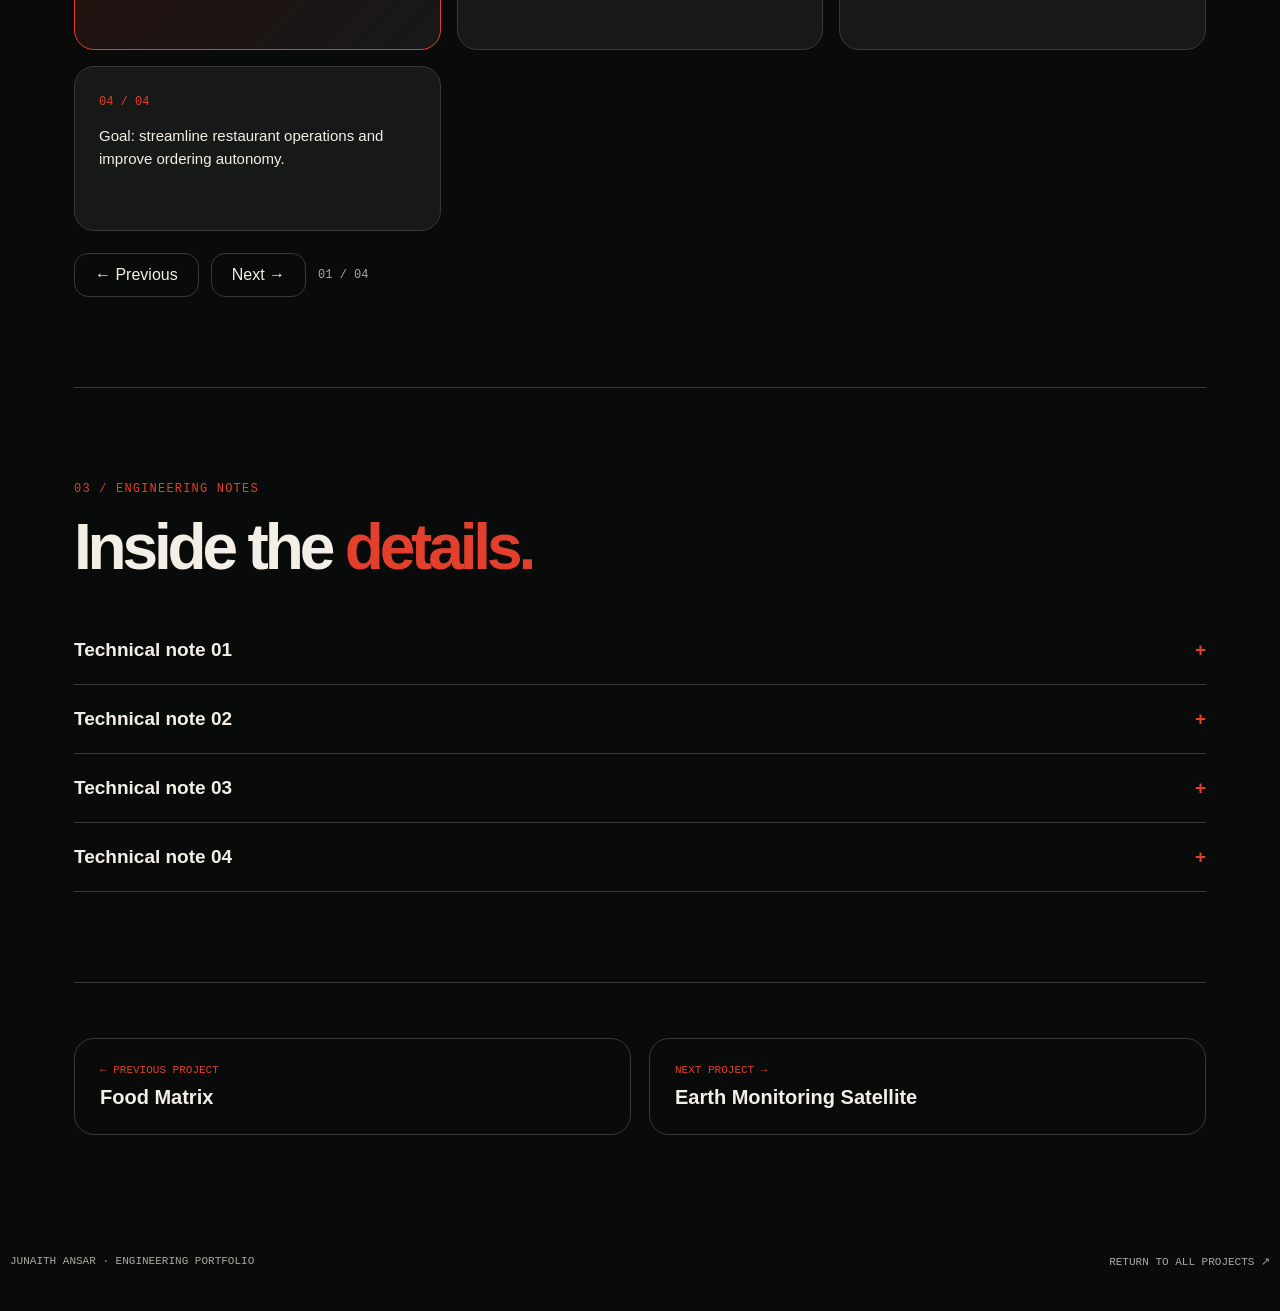
<file: smart-menu.html>
<!doctype html><html lang="en"><head><meta charset="utf-8"><meta name="viewport" content="width=device-width, initial-scale=1"><meta name="theme-color" content="#090a0a"><title>Smart Menu Food Ordering System — Junaith Ansar</title><meta name="description" content="Tabletop self-service food-ordering prototype concept with an interactive display and Wi-Fi-connected kitchen order flow."><link rel="stylesheet" href="project.css"></head><body>
 <header class="topbar"><a class="brand" href="../index.html#home">JUNAITH<span>®</span></a><nav class="top-actions"><a href="../index.html#work">ALL PROJECTS</a><a href="../index.html#contact">CONTACT ↗</a><a href="../index.html#work">← BACK</a></nav></header>
 <main class="page-shell"><section class="hero fade"><span class="eyebrow">PROJECT 08 / 11 · Jan – Feb 2025 / Embedded interface / Hospitality</span><h1>Smart Menu Food Ordering System</h1><p class="lead">Tabletop self-service food-ordering prototype concept with an interactive display and Wi-Fi-connected kitchen order flow.</p><div class="pills"><span class="pill">Display UI</span><span class="pill">Wi-Fi</span><span class="pill">Embedded systems</span></div></section>
 <section class="section fade"><span class="eyebrow">01 / Case study</span><h2>Behind the <em>build.</em></h2><div class="two-col"><div class="glass"><h3>Project overview</h3><p>Tabletop self-service food-ordering prototype concept with an interactive display and Wi-Fi-connected kitchen order flow.</p></div><div class="glass"><h3>Technical focus</h3><p>Table display helps guests preview dishes through images or short videos.</p></div></div></section>
 <section class="section fade" id="workflow"><span class="eyebrow">02 / Interactive walkthrough</span><h2>Explore the <em>system.</em></h2><p class="lead">Follow the documented ideas and engineering decisions one step at a time.</p><div class="flow" id="steps"><div class="step" data-step="0"><span class="step-num">01 / 04</span><p>Table display helps guests preview dishes through images or short videos.</p></div><div class="step" data-step="1"><span class="step-num">02 / 04</span><p>Customers can place orders without waiting for a server.</p></div><div class="step" data-step="2"><span class="step-num">03 / 04</span><p>Orders are intended to be transmitted over Wi-Fi to a kitchen or chef display.</p></div><div class="step" data-step="3"><span class="step-num">04 / 04</span><p>Goal: streamline restaurant operations and improve ordering autonomy.</p></div></div><div class="controls"><button class="control" id="prev" type="button">← Previous</button><button class="control" id="next" type="button">Next →</button><span class="progress" id="progress" aria-live="polite">01 / 04</span></div></section>
 <section class="section fade"><span class="eyebrow">03 / Engineering notes</span><h2>Inside the <em>details.</em></h2><details class="accordion"><summary>Technical note 01</summary><p>Table display helps guests preview dishes through images or short videos.</p></details><details class="accordion"><summary>Technical note 02</summary><p>Customers can place orders without waiting for a server.</p></details><details class="accordion"><summary>Technical note 03</summary><p>Orders are intended to be transmitted over Wi-Fi to a kitchen or chef display.</p></details><details class="accordion"><summary>Technical note 04</summary><p>Goal: streamline restaurant operations and improve ordering autonomy.</p></details></section>
 <div class="project-nav"><a class="nav-card" href="food-matrix.html"><small>← PREVIOUS PROJECT</small><strong>Food Matrix</strong></a><a class="nav-card" href="earth-monitoring-satellite.html"><small>NEXT PROJECT →</small><strong>Earth Monitoring Satellite</strong></a></div></main>
 <footer class="page-shell footer"><span>JUNAITH ANSAR · ENGINEERING PORTFOLIO</span><a href="../index.html#work">RETURN TO ALL PROJECTS ↗</a></footer>
 <script>const steps=[...document.querySelectorAll('.step')];let index=0;function setStep(n){index=(n+steps.length)%steps.length;steps.forEach((s,i)=>s.classList.toggle('active',i===index));document.getElementById('progress').textContent=String(index+1).padStart(2,'0')+' / '+String(steps.length).padStart(2,'0');if(window.innerWidth<760)steps[index].scrollIntoView({block:'nearest',behavior:matchMedia('(prefers-reduced-motion:reduce)').matches?'auto':'smooth'})}document.getElementById('prev').onclick=()=>setStep(index-1);document.getElementById('next').onclick=()=>setStep(index+1);steps.forEach((step,i)=>step.addEventListener('click',()=>setStep(i)));setStep(0);if('IntersectionObserver'in window){const ob=new IntersectionObserver(es=>es.forEach(e=>{if(e.isIntersecting){e.target.classList.add('visible');ob.unobserve(e.target)}}),{threshold:.08});document.querySelectorAll('.fade').forEach(e=>ob.observe(e))}else document.querySelectorAll('.fade').forEach(e=>e.classList.add('visible'));</script></body></html>
</file>
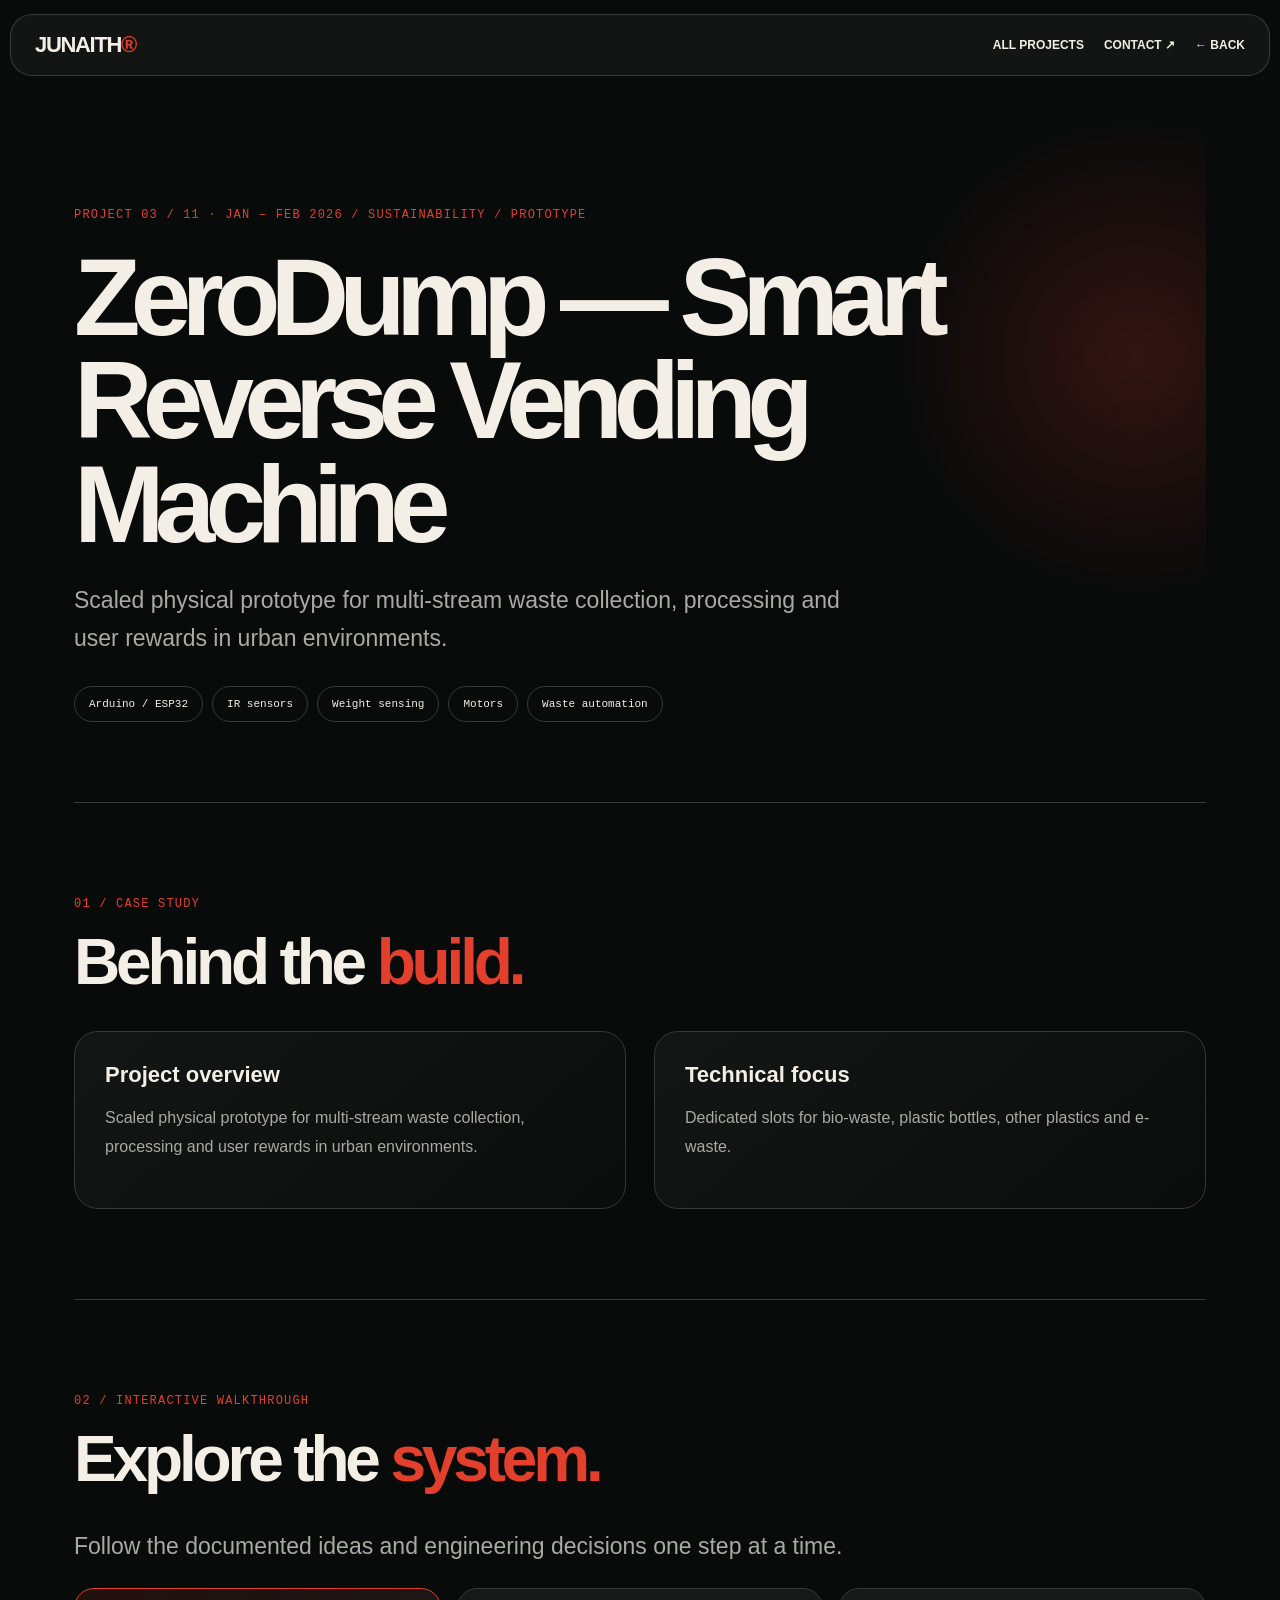
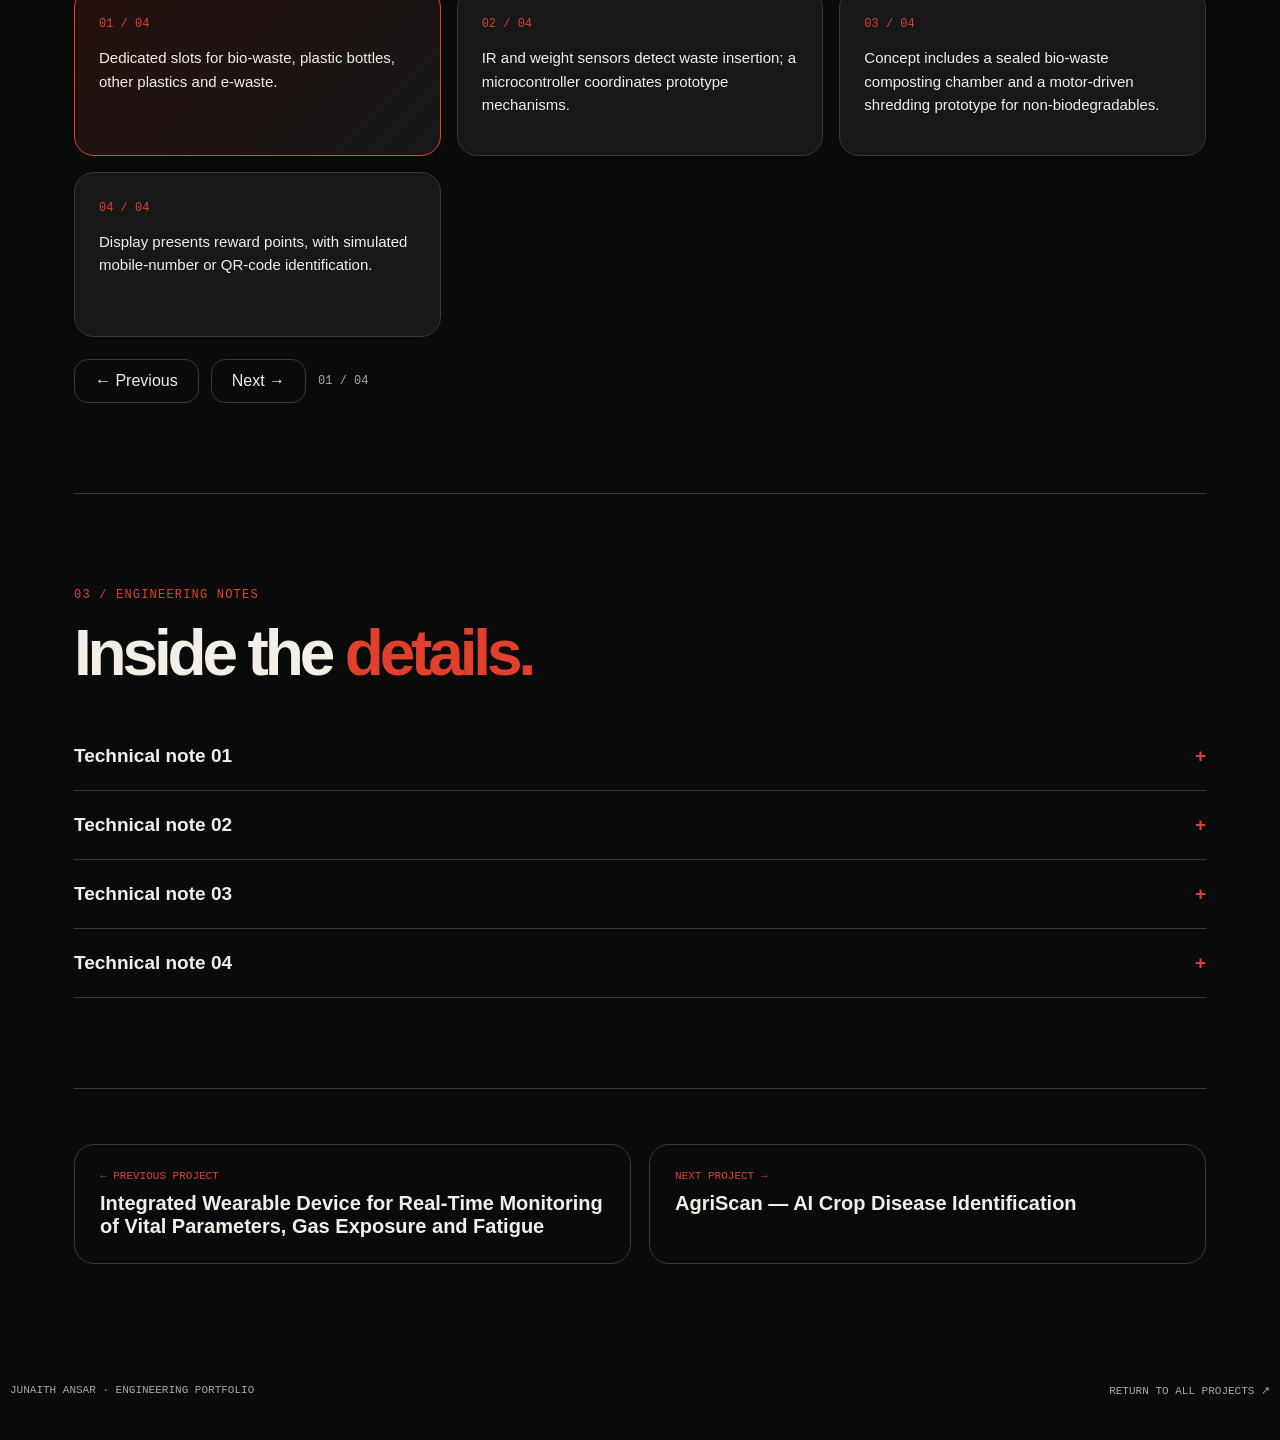
<file: zerodump.html>
<!doctype html><html lang="en"><head><meta charset="utf-8"><meta name="viewport" content="width=device-width, initial-scale=1"><meta name="theme-color" content="#090a0a"><title>ZeroDump — Smart Reverse Vending Machine — Junaith Ansar</title><meta name="description" content="Scaled physical prototype for multi-stream waste collection, processing and user rewards in urban environments."><link rel="stylesheet" href="project.css"></head><body>
 <header class="topbar"><a class="brand" href="../index.html#home">JUNAITH<span>®</span></a><nav class="top-actions"><a href="../index.html#work">ALL PROJECTS</a><a href="../index.html#contact">CONTACT ↗</a><a href="../index.html#work">← BACK</a></nav></header>
 <main class="page-shell"><section class="hero fade"><span class="eyebrow">PROJECT 03 / 11 · Jan – Feb 2026 / Sustainability / Prototype</span><h1>ZeroDump — Smart Reverse Vending Machine</h1><p class="lead">Scaled physical prototype for multi-stream waste collection, processing and user rewards in urban environments.</p><div class="pills"><span class="pill">Arduino / ESP32</span><span class="pill">IR sensors</span><span class="pill">Weight sensing</span><span class="pill">Motors</span><span class="pill">Waste automation</span></div></section>
 <section class="section fade"><span class="eyebrow">01 / Case study</span><h2>Behind the <em>build.</em></h2><div class="two-col"><div class="glass"><h3>Project overview</h3><p>Scaled physical prototype for multi-stream waste collection, processing and user rewards in urban environments.</p></div><div class="glass"><h3>Technical focus</h3><p>Dedicated slots for bio-waste, plastic bottles, other plastics and e-waste.</p></div></div></section>
 <section class="section fade" id="workflow"><span class="eyebrow">02 / Interactive walkthrough</span><h2>Explore the <em>system.</em></h2><p class="lead">Follow the documented ideas and engineering decisions one step at a time.</p><div class="flow" id="steps"><div class="step" data-step="0"><span class="step-num">01 / 04</span><p>Dedicated slots for bio-waste, plastic bottles, other plastics and e-waste.</p></div><div class="step" data-step="1"><span class="step-num">02 / 04</span><p>IR and weight sensors detect waste insertion; a microcontroller coordinates prototype mechanisms.</p></div><div class="step" data-step="2"><span class="step-num">03 / 04</span><p>Concept includes a sealed bio-waste composting chamber and a motor-driven shredding prototype for non-biodegradables.</p></div><div class="step" data-step="3"><span class="step-num">04 / 04</span><p>Display presents reward points, with simulated mobile-number or QR-code identification.</p></div></div><div class="controls"><button class="control" id="prev" type="button">← Previous</button><button class="control" id="next" type="button">Next →</button><span class="progress" id="progress" aria-live="polite">01 / 04</span></div></section>
 <section class="section fade"><span class="eyebrow">03 / Engineering notes</span><h2>Inside the <em>details.</em></h2><details class="accordion"><summary>Technical note 01</summary><p>Dedicated slots for bio-waste, plastic bottles, other plastics and e-waste.</p></details><details class="accordion"><summary>Technical note 02</summary><p>IR and weight sensors detect waste insertion; a microcontroller coordinates prototype mechanisms.</p></details><details class="accordion"><summary>Technical note 03</summary><p>Concept includes a sealed bio-waste composting chamber and a motor-driven shredding prototype for non-biodegradables.</p></details><details class="accordion"><summary>Technical note 04</summary><p>Display presents reward points, with simulated mobile-number or QR-code identification.</p></details></section>
 <div class="project-nav"><a class="nav-card" href="responder-wearable.html"><small>← PREVIOUS PROJECT</small><strong>Integrated Wearable Device for Real-Time Monitoring of Vital Parameters, Gas Exposure and Fatigue</strong></a><a class="nav-card" href="agriscan.html"><small>NEXT PROJECT →</small><strong>AgriScan — AI Crop Disease Identification</strong></a></div></main>
 <footer class="page-shell footer"><span>JUNAITH ANSAR · ENGINEERING PORTFOLIO</span><a href="../index.html#work">RETURN TO ALL PROJECTS ↗</a></footer>
 <script>const steps=[...document.querySelectorAll('.step')];let index=0;function setStep(n){index=(n+steps.length)%steps.length;steps.forEach((s,i)=>s.classList.toggle('active',i===index));document.getElementById('progress').textContent=String(index+1).padStart(2,'0')+' / '+String(steps.length).padStart(2,'0');if(window.innerWidth<760)steps[index].scrollIntoView({block:'nearest',behavior:matchMedia('(prefers-reduced-motion:reduce)').matches?'auto':'smooth'})}document.getElementById('prev').onclick=()=>setStep(index-1);document.getElementById('next').onclick=()=>setStep(index+1);steps.forEach((step,i)=>step.addEventListener('click',()=>setStep(i)));setStep(0);if('IntersectionObserver'in window){const ob=new IntersectionObserver(es=>es.forEach(e=>{if(e.isIntersecting){e.target.classList.add('visible');ob.unobserve(e.target)}}),{threshold:.08});document.querySelectorAll('.fade').forEach(e=>ob.observe(e))}else document.querySelectorAll('.fade').forEach(e=>e.classList.add('visible'));</script></body></html>
</file>
<file: project.css>
:root{--p-bg:#090a0a;--p-surface:#171818;--p-text:#f3efe6;--p-muted:#aaa9a3;--p-line:#373838;--p-red:#e2402c}
*{box-sizing:border-box}html{scroll-behavior:smooth}body{margin:0;background:var(--p-bg);color:var(--p-text);font-family:Arial,Helvetica,sans-serif}a{color:inherit;text-decoration:none}button{font:inherit}::selection{background:#e2402c;color:white}
.page-shell{max-width:1260px;margin:auto;padding:0 clamp(20px,5vw,72px)}.topbar{position:sticky;top:14px;z-index:20;margin:14px auto 0;max-width:1260px;padding:17px 24px;display:flex;justify-content:space-between;align-items:center;gap:20px;background:rgba(23,24,24,.8);backdrop-filter:blur(22px);border:1px solid #ffffff29;border-radius:22px}.brand{font-weight:900;letter-spacing:-.06em;font-size:22px}.brand span{color:var(--p-red)}.top-actions{display:flex;align-items:center;gap:20px;font-size:12px;font-weight:700}.top-actions a:hover{color:var(--p-red)}.eyebrow{font:12px/1.5 ui-monospace,Consolas,monospace;color:var(--p-red);letter-spacing:.1em;text-transform:uppercase}.hero{padding:clamp(80px,10vw,140px) 0 80px;border-bottom:1px solid var(--p-line);position:relative;overflow:hidden}.hero:before{content:'';position:absolute;width:480px;height:480px;border-radius:50%;right:-170px;top:40px;background:radial-gradient(circle,#e2402c30,transparent 70%);pointer-events:none}.hero h1{font-size:clamp(56px,8.5vw,120px);letter-spacing:-.09em;line-height:.95;margin:22px 0 26px;max-width:1100px}.hero h1 em{font-style:normal;color:var(--p-red)}.lead{font-size:clamp(17px,2.1vw,23px);line-height:1.65;color:var(--p-muted);max-width:780px}.pills{display:flex;gap:9px;flex-wrap:wrap;margin-top:28px}.pill{font:11px ui-monospace,Consolas,monospace;border:1px solid var(--p-line);border-radius:30px;padding:11px 14px}.section{padding:90px 0;border-bottom:1px solid var(--p-line)}.section h2{font-size:clamp(38px,5vw,72px);letter-spacing:-.065em;margin:12px 0 32px}.section h2 em{font-style:normal;color:var(--p-red)}.two-col{display:grid;grid-template-columns:1fr 1fr;gap:28px}.glass{border:1px solid var(--p-line);background:linear-gradient(140deg,#ffffff0c,#ffffff02);border-radius:24px;padding:30px}.glass h3{font-size:22px;margin:0 0 16px}.glass p,.glass li{color:var(--p-muted);line-height:1.8}.flow{display:grid;grid-template-columns:repeat(3,1fr);gap:16px}.step{position:relative;border:1px solid var(--p-line);border-radius:20px;padding:24px;background:#171818;min-height:165px;transition:transform .3s,border-color .3s,background .3s}.step.active{border-color:var(--p-red);background:linear-gradient(135deg,#e2402c20,#171818)}.step-num{font:12px ui-monospace,monospace;color:var(--p-red)}.step p{line-height:1.55;font-size:15px}.step:hover{transform:translateY(-4px)}.controls{display:flex;align-items:center;gap:12px;margin-top:22px}.control{border:1px solid var(--p-line);background:transparent;color:var(--p-text);border-radius:14px;padding:12px 20px;cursor:pointer}.control:hover,.control:focus-visible{border-color:var(--p-red);background:#e2402c22}.progress{font:12px ui-monospace,monospace;color:var(--p-muted)}.accordion{border-bottom:1px solid var(--p-line)}.accordion summary{cursor:pointer;padding:23px 0;font-size:19px;font-weight:700;list-style:none;display:flex;justify-content:space-between}.accordion summary:after{content:'+';color:var(--p-red)}.accordion[open] summary:after{content:'−'}.accordion p{color:var(--p-muted);line-height:1.8;max-width:850px;margin:0 0 25px}.project-nav{display:grid;grid-template-columns:1fr 1fr;gap:18px;margin:55px 0 95px}.nav-card{border:1px solid var(--p-line);border-radius:20px;padding:25px;transition:background .2s,border-color .2s}.nav-card:hover{background:#e2402c18;border-color:var(--p-red)}.nav-card small{display:block;color:var(--p-red);font:11px ui-monospace,monospace;margin-bottom:10px}.nav-card strong{font-size:20px}.fade{opacity:0;transform:translateY(25px);transition:opacity .7s,transform .7s}.fade.visible{opacity:1;transform:none}.footer{padding:25px 0 45px;color:var(--p-muted);font:11px ui-monospace,monospace;display:flex;justify-content:space-between;gap:15px}
@media(max-width:760px){.two-col,.project-nav{grid-template-columns:1fr}.flow{grid-template-columns:1fr}.top-actions{gap:12px}.top-actions a:first-child{display:none}.hero{padding:80px 0 60px}.section{padding:60px 0}.glass{padding:22px}}
@media(prefers-reduced-motion:reduce){*,*:before,*:after{scroll-behavior:auto!important;animation:none!important;transition:none!important}.fade{opacity:1;transform:none}}
</file>
